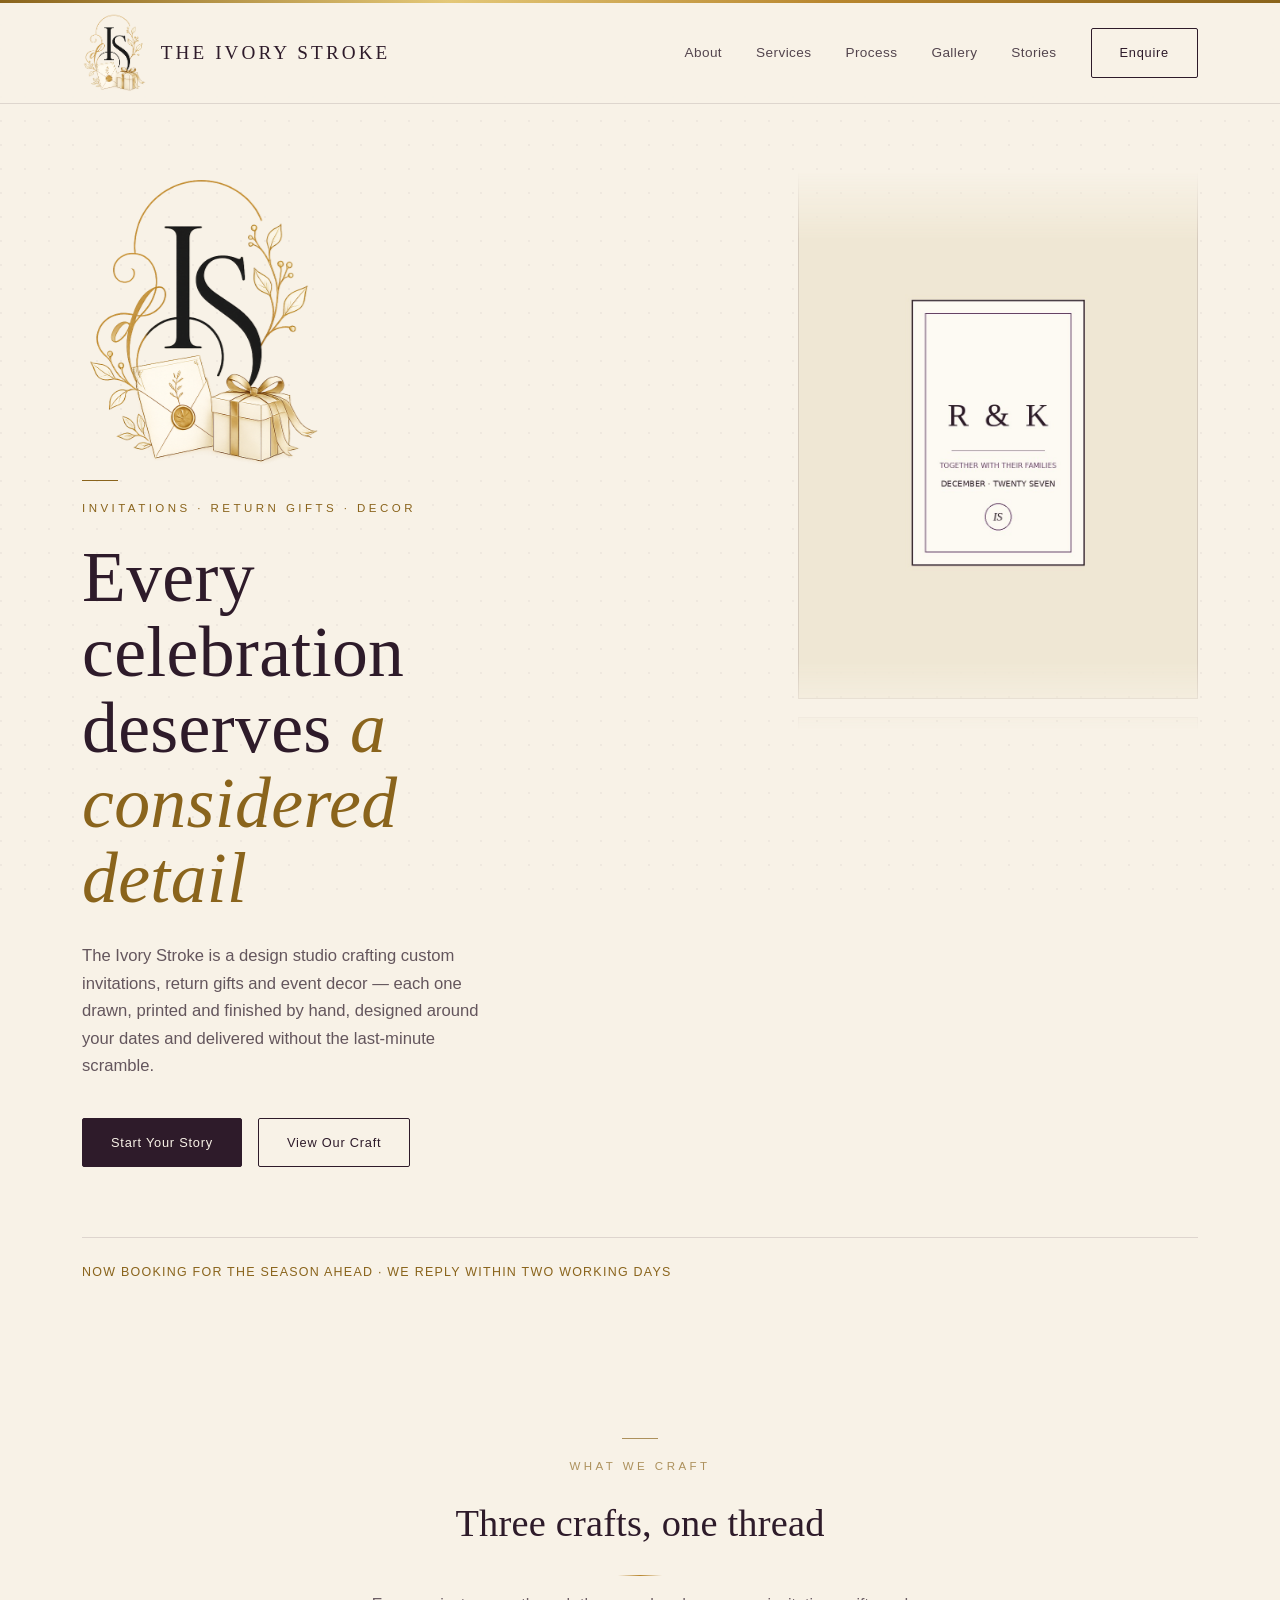
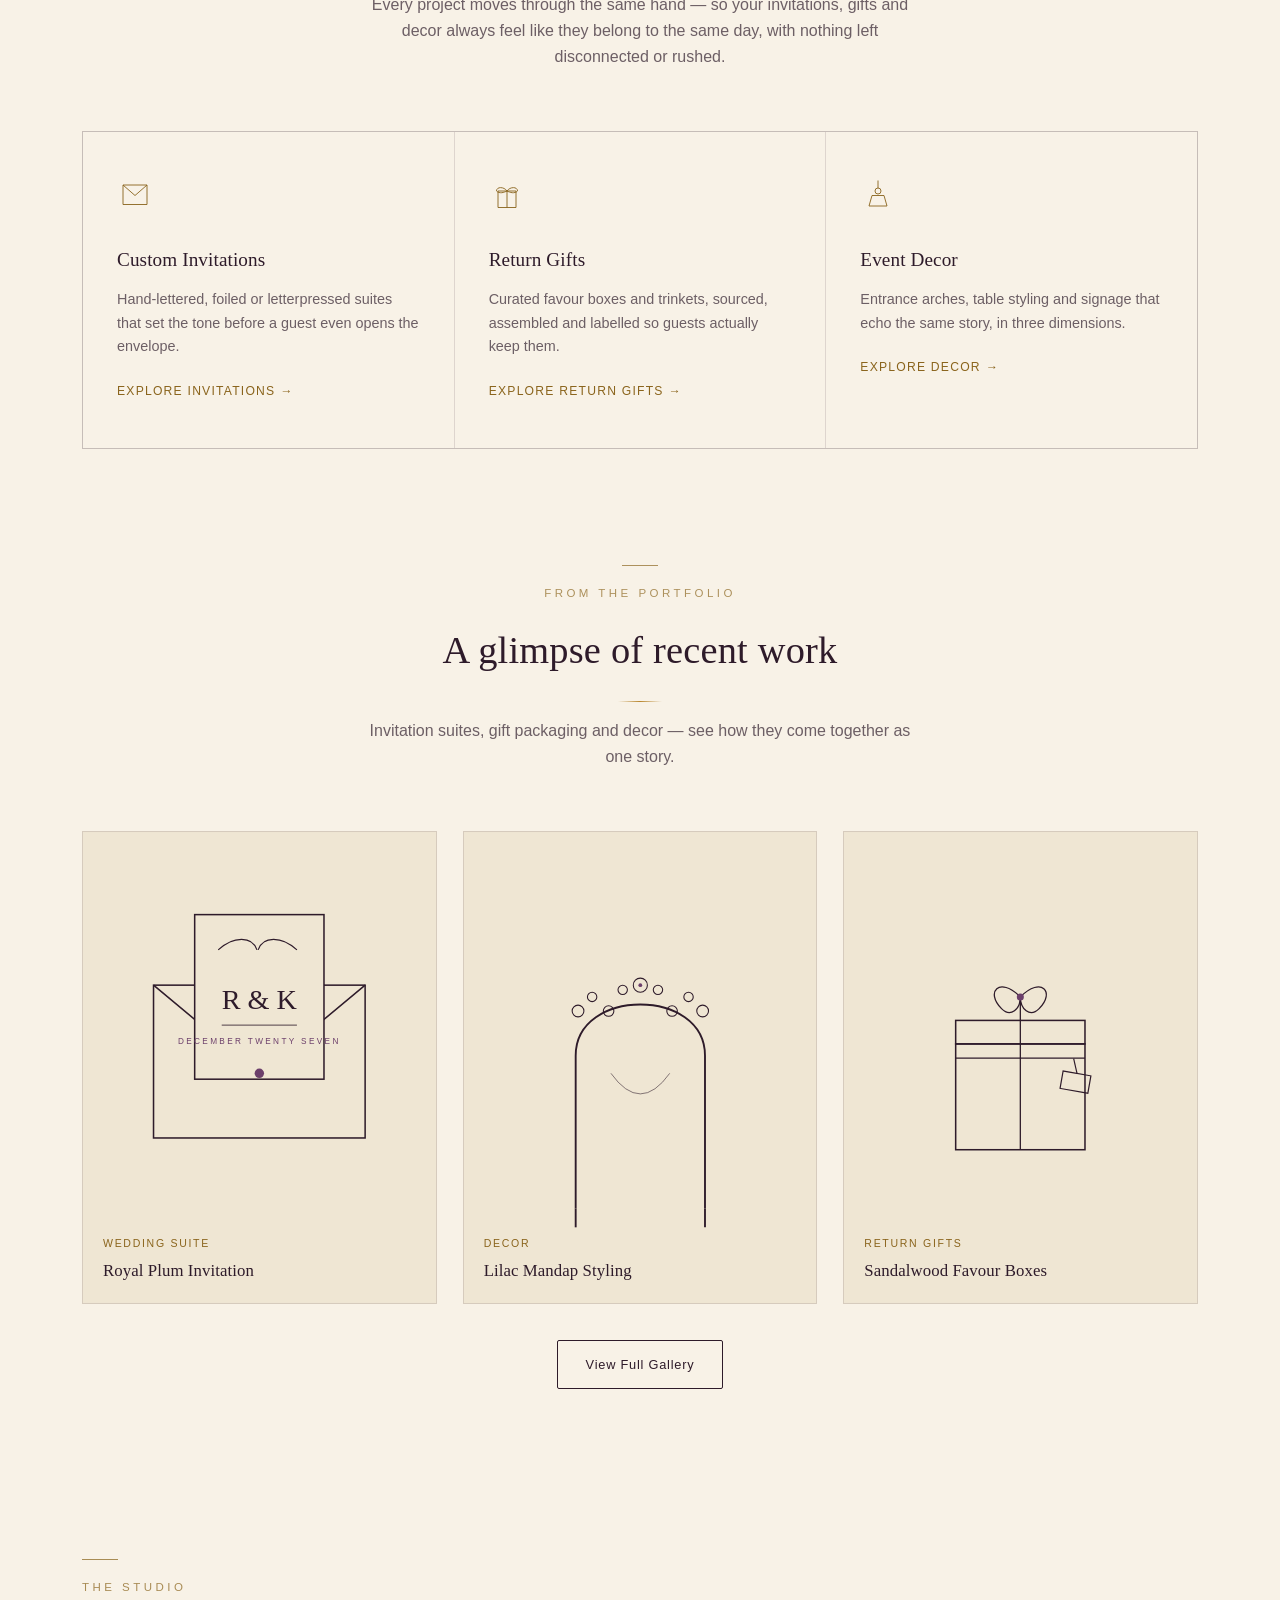
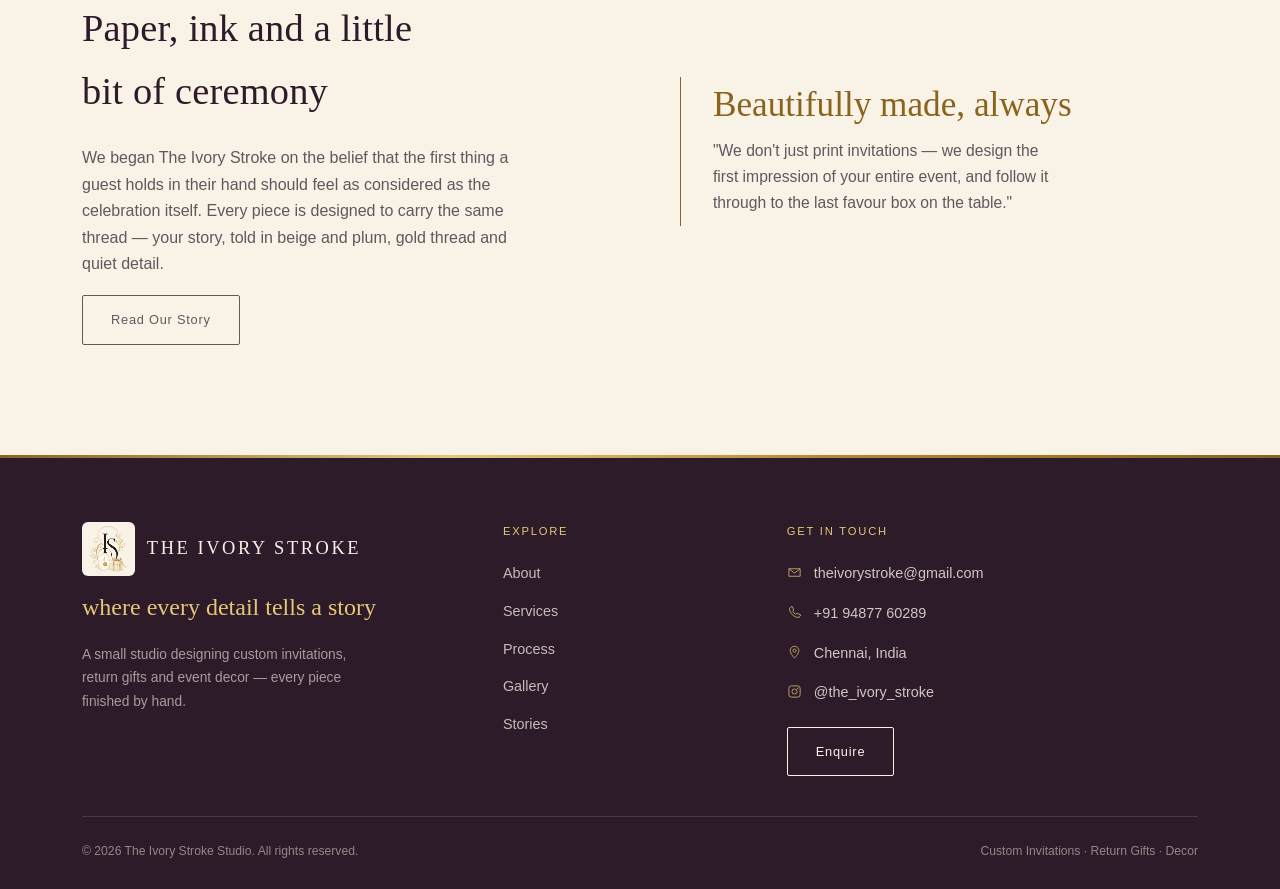
<file: index.html>
<!DOCTYPE html>
<html lang="en">
<head>
<meta charset="UTF-8">
<meta name="viewport" content="width=device-width, initial-scale=1.0">
<meta http-equiv="Content-Security-Policy" content="default-src 'self'; style-src 'self' 'unsafe-inline' https://fonts.googleapis.com; font-src https://fonts.gstatic.com; script-src 'self'; img-src 'self' data:; connect-src 'self' https://api.web3forms.com; form-action 'self' https://api.web3forms.com; frame-ancestors 'none'; base-uri 'self'; object-src 'none';">
<meta name="referrer" content="strict-origin-when-cross-origin">
<title>The Ivory Stroke — Custom Invitations, Return Gifts &amp; Decor</title>
<meta name="description" content="The Ivory Stroke designs and hand-finishes custom invitations, return gifts and event decor, one detail at a time.">
<meta name="keywords" content="custom wedding invitations, hand lettered invitations, return gifts, wedding favor boxes, wedding decor, event decor Chennai, custom invitation suite, letterpress wedding cards, The Ivory Stroke">
<link rel="canonical" href="https://www.ivorystroke.com/">
<meta property="og:type" content="website">
<meta property="og:title" content="The Ivory Stroke — Custom Invitations, Return Gifts & Decor">
<meta property="og:description" content="The Ivory Stroke designs and hand-finishes custom invitations, return gifts and event decor, one detail at a time.">
<meta property="og:url" content="https://www.ivorystroke.com/">
<meta property="og:image" content="https://www.ivorystroke.com/images/logo/og-image.jpg">
<meta property="og:site_name" content="The Ivory Stroke">
<meta name="twitter:card" content="summary_large_image">
<meta name="twitter:title" content="The Ivory Stroke — Custom Invitations, Return Gifts & Decor">
<meta name="twitter:description" content="The Ivory Stroke designs and hand-finishes custom invitations, return gifts and event decor, one detail at a time.">
<meta name="twitter:image" content="https://www.ivorystroke.com/images/logo/og-image.jpg">
<link rel="preconnect" href="https://fonts.googleapis.com">
<link rel="preconnect" href="https://fonts.gstatic.com" crossorigin>
<link href="https://fonts.googleapis.com/css2?family=Fraunces:ital,opsz,wght@0,9..144,300;0,9..144,400;0,9..144,500;0,9..144,600;1,9..144,400;1,9..144,500&family=Jost:wght@300;400;500;600&family=Italianno&display=swap" rel="stylesheet">
<link rel="icon" type="image/x-icon" href="favicon.ico">
<link rel="icon" type="image/png" sizes="32x32" href="favicon-32x32.png">
<link rel="icon" type="image/png" sizes="16x16" href="favicon-16x16.png">
<link rel="apple-touch-icon" sizes="180x180" href="apple-touch-icon.png">
<link rel="stylesheet" href="css/style.css">
<script type="application/ld+json">
{
  "@context": "https://schema.org",
  "@type": "LocalBusiness",
  "name": "The Ivory Stroke",
  "description": "The Ivory Stroke designs and hand-finishes custom invitations, return gifts and event decor for weddings and celebrations.",
  "url": "https://www.ivorystroke.com/",
  "logo": "https://www.ivorystroke.com/images/logo/mark.png",
  "image": "https://www.ivorystroke.com/images/logo/og-image.jpg",
  "email": "theivorystroke@gmail.com",
  "telephone": "+91-94877-60289",
  "address": {
    "@type": "PostalAddress",
    "addressLocality": "Chennai",
    "addressCountry": "IN"
  },
  "sameAs": [
    "https://www.instagram.com/the_ivory_stroke"
  ],
  "priceRange": "$$",
  "makesOffer": [
    { "@type": "Offer", "itemOffered": { "@type": "Service", "name": "Custom Wedding Invitations" } },
    { "@type": "Offer", "itemOffered": { "@type": "Service", "name": "Return Gifts & Favor Packaging" } },
    { "@type": "Offer", "itemOffered": { "@type": "Service", "name": "Event Decor & Styling" } }
  ]
}
</script>
</head>
<body>

<header>
  <div class="nav">
    <a href="index.html" class="logo">
      <img src="images/logo/mark.png" alt="The Ivory Stroke" class="mark">
      The Ivory Stroke</a>
    <nav class="nav-links" id="navLinks">
      <a href="about.html">About</a>
      <a href="services.html">Services</a>
      <a href="process.html">Process</a>
      <a href="gallery.html">Gallery</a>
      <a href="testimonials.html">Stories</a>
      <a href="contact.html" class="btn btn-ghost">Enquire</a>
    </nav>
    <button class="nav-toggle" id="navToggle" aria-label="Toggle menu"><span></span><span></span><span></span></button>
  </div>
</header>

<main>

  <!-- HERO -->
  <section class="hero">
    <div class="wrap">
      <div class="hero-grid">
        <div class="hero-content reveal visible">
          <img src="images/logo/mark.png" alt="The Ivory Stroke" class="mark-lg fade" style="margin-bottom:8px;">
          <p class="eyebrow">Invitations · Return Gifts · Decor</p>
          <h1>Every celebration deserves <em>a considered detail</em></h1>
          <p class="sub">The Ivory Stroke is a design studio crafting custom invitations, return gifts and event decor — each one drawn, printed and finished by hand, designed around your dates and delivered without the last-minute scramble.</p>
          <div class="hero-cta">
            <a href="contact.html" class="btn btn-primary">Start Your Story</a>
            <a href="gallery.html" class="btn btn-ghost">View Our Craft</a>
          </div>
        </div>
        <div class="hero-side reveal visible">
        <div class="scroll-mask">
          <div class="scroll-track">
          <div class="scroll-item"><img src="images/gallery/invitation-01.jpg" alt="Royal Plum Invitation" loading="lazy"></div>
          <div class="scroll-item"><img src="images/gallery/gift-01.jpg" alt="Sandalwood Favour Boxes" loading="lazy"></div>
          <div class="scroll-item"><img src="images/gallery/decor-01.jpg" alt="Lilac Mandap Styling" loading="lazy"></div>
          <div class="scroll-item"><img src="images/gallery/invitation-02.jpg" alt="Ivory Letterpress Set" loading="lazy"></div>
          <div class="scroll-item"><img src="images/gallery/decor-02.jpg" alt="Beige Welcome Arch" loading="lazy"></div>
          <div class="scroll-item"><img src="images/gallery/gift-02.jpg" alt="Amethyst Trinket Set" loading="lazy"></div>
          <div class="scroll-item"><img src="images/gallery/invitation-01.jpg" alt="Royal Plum Invitation" loading="lazy"></div>
          <div class="scroll-item"><img src="images/gallery/gift-01.jpg" alt="Sandalwood Favour Boxes" loading="lazy"></div>
          <div class="scroll-item"><img src="images/gallery/decor-01.jpg" alt="Lilac Mandap Styling" loading="lazy"></div>
          <div class="scroll-item"><img src="images/gallery/invitation-02.jpg" alt="Ivory Letterpress Set" loading="lazy"></div>
          <div class="scroll-item"><img src="images/gallery/decor-02.jpg" alt="Beige Welcome Arch" loading="lazy"></div>
          <div class="scroll-item"><img src="images/gallery/gift-02.jpg" alt="Amethyst Trinket Set" loading="lazy"></div>
          </div>
          </div>
        </div>
      </div>
      <p class="hero-foot">Now booking for the season ahead · we reply within two working days</p>
    </div>
  </section>

  <!-- TEASER STRIP -->
  <section class="teaser">
    <div class="wrap">
      <div class="section-head center reveal">
        <p class="eyebrow">What We Craft</p>
        <h2>Three crafts, one thread</h2>
        <p>Every project moves through the same hand — so your invitations, gifts and decor always feel like they belong to the same day, with nothing left disconnected or rushed.</p>
      </div>
      <div class="teaser-grid">
        <div class="teaser-card reveal">
          <svg viewBox="0 0 48 48"><path d="M8 12h32v26H8z"/><path d="M8 12l16 14 16-14"/></svg>
          <h3>Custom Invitations</h3>
          <p>Hand-lettered, foiled or letterpressed suites that set the tone before a guest even opens the envelope.</p>
          <a href="services.html">Explore Invitations →</a>
        </div>
        <div class="teaser-card reveal">
          <svg viewBox="0 0 48 48"><path d="M24 20v22"/><path d="M12 20h24v22H12z"/><path d="M24 20c-4-6-14-6-14 0 4 4 10 2 14 0z"/><path d="M24 20c4-6 14-6 14 0-4 4-10 2-14 0z"/></svg>
          <h3>Return Gifts</h3>
          <p>Curated favour boxes and trinkets, sourced, assembled and labelled so guests actually keep them.</p>
          <a href="services.html">Explore Return Gifts →</a>
        </div>
        <div class="teaser-card reveal">
          <svg viewBox="0 0 48 48"><path d="M24 6v10"/><path d="M12 40h24l-4-14H16z"/><circle cx="24" cy="20" r="4"/></svg>
          <h3>Event Decor</h3>
          <p>Entrance arches, table styling and signage that echo the same story, in three dimensions.</p>
          <a href="services.html">Explore Decor →</a>
        </div>
      </div>
    </div>
  </section>

  <!-- PORTFOLIO PREVIEW -->
  <section class="teaser" style="padding-top:0;">
    <div class="wrap">
      <div class="section-head center reveal">
        <p class="eyebrow">From the Portfolio</p>
        <h2>A glimpse of recent work</h2>
        <p>Invitation suites, gift packaging and decor — see how they come together as one story.</p>
      </div>
      <div class="gal-grid" style="margin-bottom:36px;">
        <a class="gal-card reveal" href="gallery.html">
          <svg class="tone-art" viewBox="0 0 300 400" xmlns="http://www.w3.org/2000/svg" aria-hidden="true">
  <rect width="300" height="400" fill="#EFE6D3"/>
  
  <rect x="60" y="130" width="180" height="130" fill="none" stroke="#2E1B2A" stroke-width="1.3"/>
  <path d="M60 130 L150 205 L240 130" fill="none" stroke="#2E1B2A" stroke-width="1.3"/>
  <rect x="95" y="70" width="110" height="140" fill="#EFE6D3" stroke="#2E1B2A" stroke-width="1.3"/>
  <path d="M115 100 C128 88 144 88 148 100" stroke="#2E1B2A" stroke-width="1" fill="none"/>
  <path d="M182 100 C169 88 153 88 149 100" stroke="#2E1B2A" stroke-width="1" fill="none"/>
  <text x="150" y="150" text-anchor="middle" font-family="Fraunces, serif" font-size="24" fill="#2E1B2A">R &amp; K</text>
  <line x1="118" y1="164" x2="182" y2="164" stroke="#2E1B2A" stroke-width="0.7"/>
  <text x="150" y="180" text-anchor="middle" font-family="Jost, sans-serif" font-size="7" letter-spacing="2" fill="#6C3F6B">DECEMBER TWENTY SEVEN</text>
  <circle cx="150" cy="205" r="4" fill="#6C3F6B"/>

</svg>
          <div class="content"><p class="cat">Wedding Suite</p><h4>Royal Plum Invitation</h4></div>
        </a>
        <a class="gal-card reveal" href="gallery.html">
          <svg class="tone-art" viewBox="0 0 300 400" xmlns="http://www.w3.org/2000/svg" aria-hidden="true">
  <rect width="300" height="400" fill="#EFE6D3"/>
  
  <path d="M95 320 V190 C95 132 205 132 205 190 V320" fill="none" stroke="#2E1B2A" stroke-width="1.6"/>
  <line x1="95" y1="320" x2="95" y2="336" stroke="#2E1B2A" stroke-width="1.6"/>
  <line x1="205" y1="320" x2="205" y2="336" stroke="#2E1B2A" stroke-width="1.6"/>
  <g fill="none" stroke="#2E1B2A" stroke-width="0.9">
    <circle cx="97" cy="152" r="5"/><circle cx="109" cy="140" r="4"/><circle cx="123" cy="152" r="4.5"/>
    <circle cx="203" cy="152" r="5"/><circle cx="191" cy="140" r="4"/><circle cx="177" cy="152" r="4.5"/>
    <circle cx="150" cy="130" r="6"/><circle cx="135" cy="134" r="4"/><circle cx="165" cy="134" r="4"/>
  </g>
  <circle cx="150" cy="130" r="1.6" fill="#6C3F6B"/>
  <path d="M125 205 Q150 240 175 205" stroke="#2E1B2A" stroke-width="0.8" fill="none" opacity="0.6"/>

</svg>
          <div class="content"><p class="cat">Decor</p><h4>Lilac Mandap Styling</h4></div>
        </a>
        <a class="gal-card reveal" href="gallery.html">
          <svg class="tone-art" viewBox="0 0 300 400" xmlns="http://www.w3.org/2000/svg" aria-hidden="true">
  <rect width="300" height="400" fill="#EFE6D3"/>
  
  <rect x="95" y="180" width="110" height="90" fill="none" stroke="#2E1B2A" stroke-width="1.3"/>
  <rect x="95" y="160" width="110" height="20" fill="none" stroke="#2E1B2A" stroke-width="1.3"/>
  <line x1="150" y1="140" x2="150" y2="270" stroke="#2E1B2A" stroke-width="1.1"/>
  <line x1="95" y1="192" x2="205" y2="192" stroke="#2E1B2A" stroke-width="1.1"/>
  <path d="M150 140 C132 122 120 136 134 150 C142 158 150 150 150 140 Z" fill="none" stroke="#2E1B2A" stroke-width="1.1"/>
  <path d="M150 140 C168 122 180 136 166 150 C158 158 150 150 150 140 Z" fill="none" stroke="#2E1B2A" stroke-width="1.1"/>
  <circle cx="150" cy="140" r="3" fill="#6C3F6B"/>
  <rect x="185" y="205" width="24" height="15" fill="none" stroke="#2E1B2A" stroke-width="1" transform="rotate(10 197 212)"/>
  <line x1="197" y1="205" x2="192" y2="193" stroke="#2E1B2A" stroke-width="1" transform="rotate(10 197 212)"/>

</svg>
          <div class="content"><p class="cat">Return Gifts</p><h4>Sandalwood Favour Boxes</h4></div>
        </a>
      </div>
      <p style="text-align:center;"><a href="gallery.html" class="btn btn-ghost">View Full Gallery</a></p>
    </div>
  </section>

  <!-- ABOUT PREVIEW -->
  <section class="about">
    <div class="wrap">
      <div class="grid">
        <div class="reveal">
          <p class="eyebrow">The Studio</p>
          <h2>Paper, ink and a little<br>bit of ceremony</h2>
          <p>We began The Ivory Stroke on the belief that the first thing a guest holds in their hand should feel as considered as the celebration itself. Every piece is designed to carry the same thread — your story, told in beige and plum, gold thread and quiet detail.</p>
          <p style="margin-top:18px;"><a href="about.html" class="btn btn-ghost">Read Our Story</a></p>
        </div>
        <div class="quote-box reveal">
          <span class="script">Beautifully made, always</span>
          <p>"We don't just print invitations — we design the first impression of your entire event, and follow it through to the last favour box on the table."</p>
        </div>
      </div>
    </div>
  </section>

</main>

<footer>
  <div class="wrap">
    <div class="foot-main">
      <div class="foot-col">
        <div class="foot-logo">
          <span class="foot-logo-badge"><img src="images/logo/mark.png" alt="The Ivory Stroke"></span>
          The Ivory Stroke</div>
        <div class="foot-tag">where every detail tells a story</div>
        <p class="foot-about">A small studio designing custom invitations, return gifts and event decor — every piece finished by hand.</p>
      </div>

      <div class="foot-col">
        <h4>Explore</h4>
        <div class="foot-links">
          <a href="about.html">About</a>
          <a href="services.html">Services</a>
          <a href="process.html">Process</a>
          <a href="gallery.html">Gallery</a>
          <a href="testimonials.html">Stories</a>
        </div>
      </div>

      <div class="foot-col">
        <h4>Get In Touch</h4>
        <div class="foot-contact">
          <div class="foot-contact-row">
            <svg class="ico" viewBox="0 0 24 24"><path d="M3 6h18v12H3z"/><path d="M3 6l9 7 9-7"/></svg>
            <a href="mailto:theivorystroke@gmail.com">theivorystroke@gmail.com</a>
          </div>
          <div class="foot-contact-row">
            <svg class="ico" viewBox="0 0 24 24"><path d="M4 5c0 8 7 15 15 15l3-4-6-3-2 2c-2-1-4-3-5-5l2-2-3-6z"/></svg>
            <a href="tel:+919487760289">+91 94877 60289</a>
          </div>
          <div class="foot-contact-row">
            <svg class="ico" viewBox="0 0 24 24"><path d="M12 21s7-7.5 7-12a7 7 0 1 0-14 0c0 4.5 7 12 7 12z"/><circle cx="12" cy="9" r="2.5"/></svg>
            <span>Chennai, India</span>
          </div>
          <div class="foot-contact-row">
            <svg class="ico" viewBox="0 0 24 24"><rect x="3" y="3" width="18" height="18" rx="4"/><circle cx="12" cy="12" r="4"/><circle cx="17.2" cy="6.8" r="0.6" fill="#EADFE6"/></svg>
            <a href="https://www.instagram.com/the_ivory_stroke" target="_blank" rel="noopener noreferrer">@the_ivory_stroke</a>
          </div>
          <a href="contact.html" class="btn btn-primary foot-cta" style="margin-top:6px;">Enquire</a>
        </div>
      </div>
    </div>
    <div class="foot-bottom">
      <span>© <span class="year"></span> The Ivory Stroke Studio. All rights reserved.</span>
      <span>Custom Invitations · Return Gifts · Decor</span>
    </div>
  </div>
</footer>

<script src="js/main.js"></script>
</body>
</html>
</file>
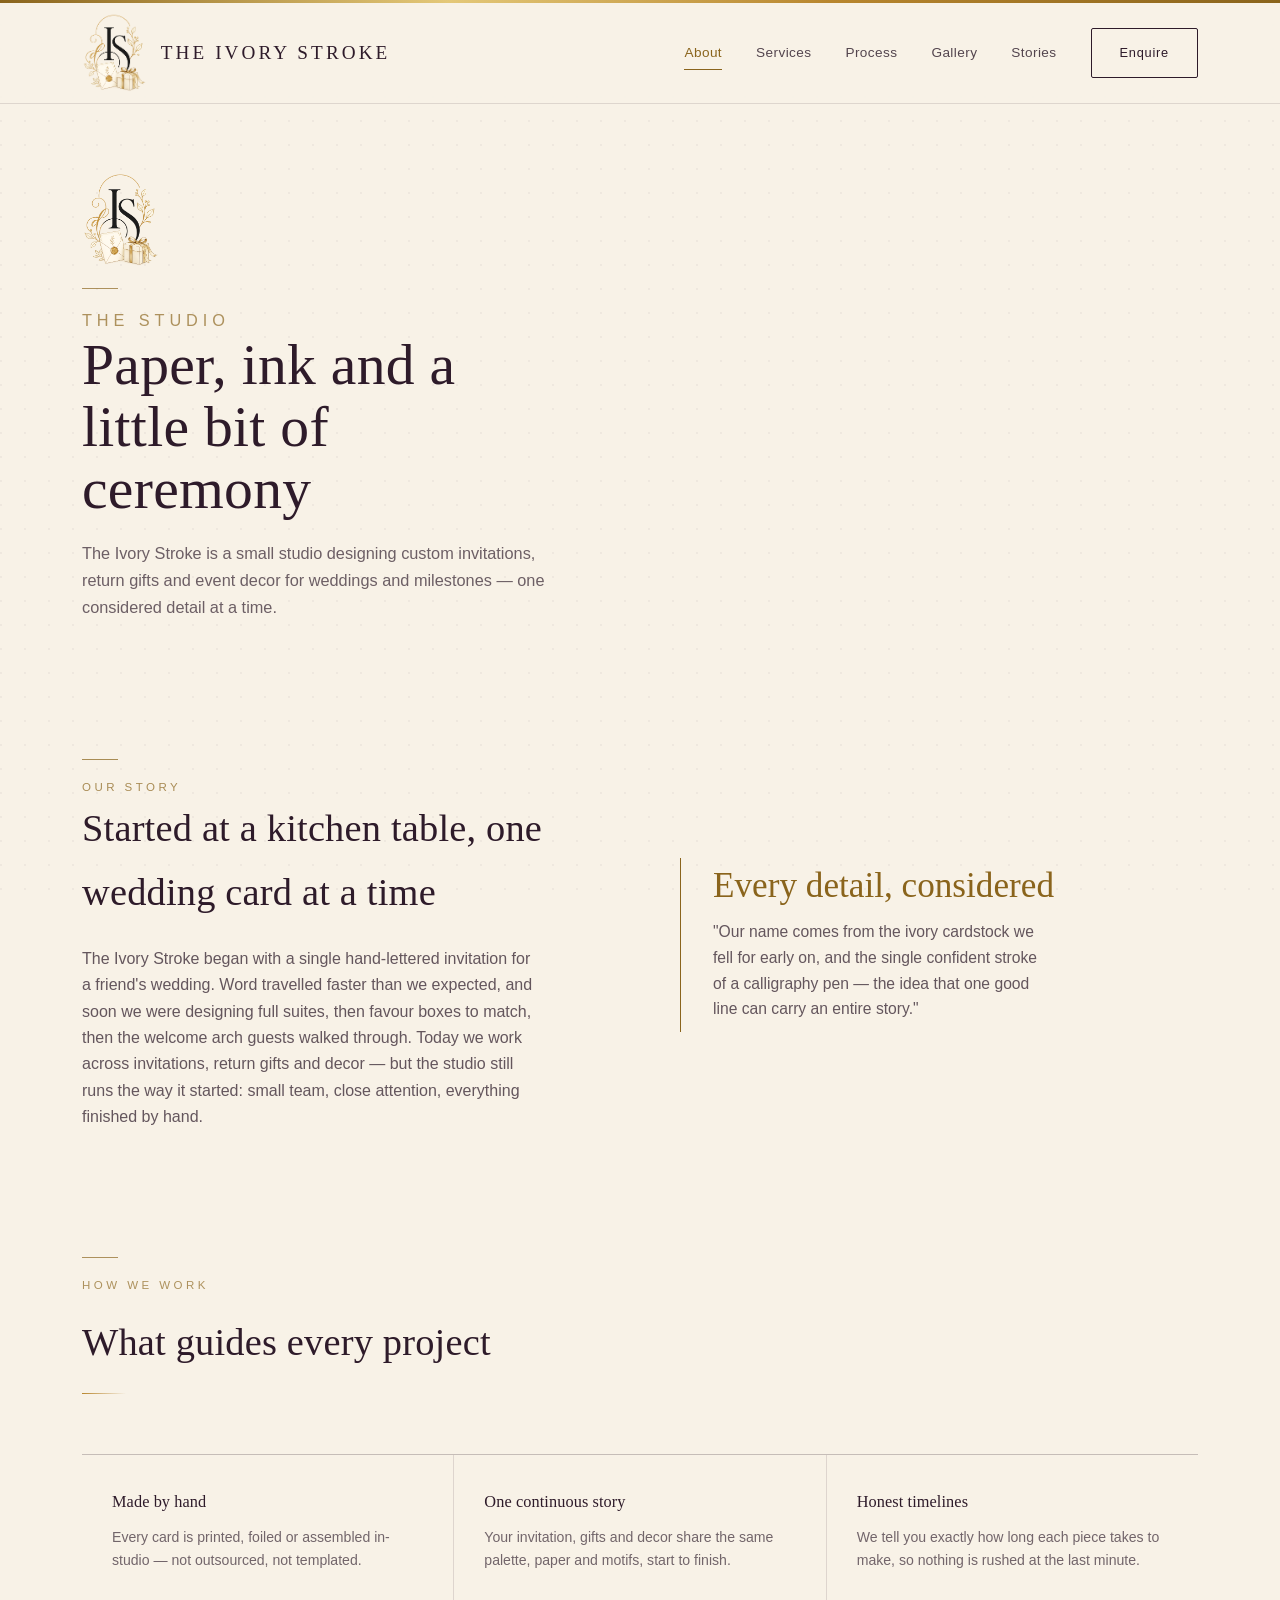
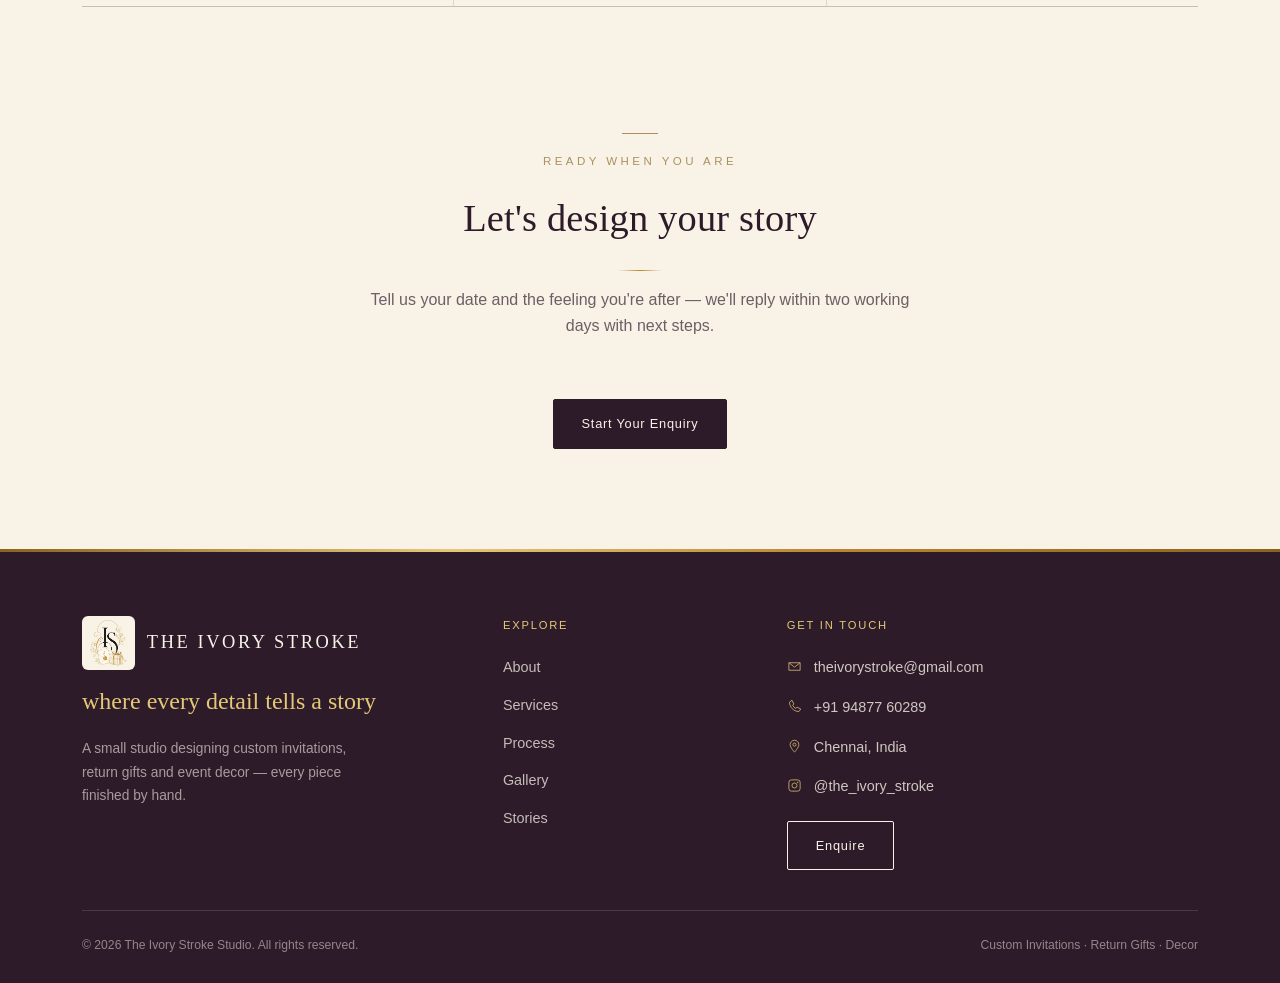
<file: about.html>
<!DOCTYPE html>
<html lang="en">
<head>
<meta charset="UTF-8">
<meta name="viewport" content="width=device-width, initial-scale=1.0">
<meta http-equiv="Content-Security-Policy" content="default-src 'self'; style-src 'self' 'unsafe-inline' https://fonts.googleapis.com; font-src https://fonts.gstatic.com; script-src 'self'; img-src 'self' data:; connect-src 'self' https://api.web3forms.com; form-action 'self' https://api.web3forms.com; frame-ancestors 'none'; base-uri 'self'; object-src 'none';">
<meta name="referrer" content="strict-origin-when-cross-origin">
<title>About — The Ivory Stroke</title>
<meta name="description" content="The story, values and hands behind The Ivory Stroke's custom invitations, return gifts and decor.">
<meta name="keywords" content="about The Ivory Stroke, wedding stationery studio, custom invitation designer, hand finished wedding invitations, Chennai wedding stationer">
<link rel="canonical" href="https://www.ivorystroke.com/about.html">
<meta property="og:type" content="website">
<meta property="og:title" content="About — The Ivory Stroke">
<meta property="og:description" content="The story, values and hands behind The Ivory Stroke's custom invitations, return gifts and decor.">
<meta property="og:url" content="https://www.ivorystroke.com/about.html">
<meta property="og:image" content="https://www.ivorystroke.com/images/logo/og-image.jpg">
<meta property="og:site_name" content="The Ivory Stroke">
<meta name="twitter:card" content="summary_large_image">
<meta name="twitter:title" content="About — The Ivory Stroke">
<meta name="twitter:description" content="The story, values and hands behind The Ivory Stroke's custom invitations, return gifts and decor.">
<meta name="twitter:image" content="https://www.ivorystroke.com/images/logo/og-image.jpg">
<link rel="preconnect" href="https://fonts.googleapis.com">
<link rel="preconnect" href="https://fonts.gstatic.com" crossorigin>
<link href="https://fonts.googleapis.com/css2?family=Fraunces:ital,opsz,wght@0,9..144,300;0,9..144,400;0,9..144,500;0,9..144,600;1,9..144,400;1,9..144,500&family=Jost:wght@300;400;500;600&family=Italianno&display=swap" rel="stylesheet">
<link rel="icon" type="image/x-icon" href="favicon.ico">
<link rel="icon" type="image/png" sizes="32x32" href="favicon-32x32.png">
<link rel="icon" type="image/png" sizes="16x16" href="favicon-16x16.png">
<link rel="apple-touch-icon" sizes="180x180" href="apple-touch-icon.png">
<link rel="stylesheet" href="css/style.css">
</head>
<body>

<header>
  <div class="nav">
    <a href="index.html" class="logo">
      <img src="images/logo/mark.png" alt="The Ivory Stroke" class="mark">
      The Ivory Stroke</a>
    <nav class="nav-links" id="navLinks">
      <a href="about.html" class="active">About</a>
      <a href="services.html">Services</a>
      <a href="process.html">Process</a>
      <a href="gallery.html">Gallery</a>
      <a href="testimonials.html">Stories</a>
      <a href="contact.html" class="btn btn-ghost">Enquire</a>
    </nav>
    <button class="nav-toggle" id="navToggle" aria-label="Toggle menu"><span></span><span></span><span></span></button>
  </div>
</header>

<main>

  <section class="page-hero">
    <div class="wrap">
      <img src="images/logo/mark.png" alt="The Ivory Stroke" class="mark-sm" style="height:96px;width:auto;margin-bottom:20px;">
      <p class="eyebrow">The Studio</p>
      <h1>Paper, ink and a little bit of ceremony</h1>
      <p>The Ivory Stroke is a small studio designing custom invitations, return gifts and event decor for weddings and milestones — one considered detail at a time.</p>
    </div>
  </section>

  <section class="about">
    <div class="wrap">
      <div class="grid">
        <div class="reveal">
          <p class="eyebrow">Our Story</p>
          <h2>Started at a kitchen table, one wedding card at a time</h2>
          <p>The Ivory Stroke began with a single hand-lettered invitation for a friend's wedding. Word travelled faster than we expected, and soon we were designing full suites, then favour boxes to match, then the welcome arch guests walked through. Today we work across invitations, return gifts and decor — but the studio still runs the way it started: small team, close attention, everything finished by hand.</p>
        </div>
        <div class="quote-box reveal">
          <span class="script">Every detail, considered</span>
          <p>"Our name comes from the ivory cardstock we fell for early on, and the single confident stroke of a calligraphy pen — the idea that one good line can carry an entire story."</p>
        </div>
      </div>
    </div>
  </section>

  <section class="values">
    <div class="wrap">
      <div class="section-head reveal">
        <p class="eyebrow" style="justify-content:center;">How We Work</p>
        <h2>What guides every project</h2>
      </div>
      <div class="values-grid">
        <div class="value-item reveal">
          <h4>Made by hand</h4>
          <p>Every card is printed, foiled or assembled in-studio — not outsourced, not templated.</p>
        </div>
        <div class="value-item reveal">
          <h4>One continuous story</h4>
          <p>Your invitation, gifts and decor share the same palette, paper and motifs, start to finish.</p>
        </div>
        <div class="value-item reveal">
          <h4>Honest timelines</h4>
          <p>We tell you exactly how long each piece takes to make, so nothing is rushed at the last minute.</p>
        </div>
      </div>
    </div>
  </section>


  <!-- CLOSING CTA -->
  <section class="teaser" style="padding-top:0;">
    <div class="wrap">
      <div class="section-head center reveal">
        <p class="eyebrow">Ready When You Are</p>
        <h2>Let's design your story</h2>
        <p>Tell us your date and the feeling you're after — we'll reply within two working days with next steps.</p>
      </div>
      <p style="text-align:center;"><a href="contact.html" class="btn btn-primary">Start Your Enquiry</a></p>
    </div>
  </section>

</main>

<footer>
  <div class="wrap">
    <div class="foot-main">
      <div class="foot-col">
        <div class="foot-logo">
          <span class="foot-logo-badge"><img src="images/logo/mark.png" alt="The Ivory Stroke"></span>
          The Ivory Stroke</div>
        <div class="foot-tag">where every detail tells a story</div>
        <p class="foot-about">A small studio designing custom invitations, return gifts and event decor — every piece finished by hand.</p>
      </div>

      <div class="foot-col">
        <h4>Explore</h4>
        <div class="foot-links">
          <a href="about.html">About</a>
          <a href="services.html">Services</a>
          <a href="process.html">Process</a>
          <a href="gallery.html">Gallery</a>
          <a href="testimonials.html">Stories</a>
        </div>
      </div>

      <div class="foot-col">
        <h4>Get In Touch</h4>
        <div class="foot-contact">
          <div class="foot-contact-row">
            <svg class="ico" viewBox="0 0 24 24"><path d="M3 6h18v12H3z"/><path d="M3 6l9 7 9-7"/></svg>
            <a href="mailto:theivorystroke@gmail.com">theivorystroke@gmail.com</a>
          </div>
          <div class="foot-contact-row">
            <svg class="ico" viewBox="0 0 24 24"><path d="M4 5c0 8 7 15 15 15l3-4-6-3-2 2c-2-1-4-3-5-5l2-2-3-6z"/></svg>
            <a href="tel:+919487760289">+91 94877 60289</a>
          </div>
          <div class="foot-contact-row">
            <svg class="ico" viewBox="0 0 24 24"><path d="M12 21s7-7.5 7-12a7 7 0 1 0-14 0c0 4.5 7 12 7 12z"/><circle cx="12" cy="9" r="2.5"/></svg>
            <span>Chennai, India</span>
          </div>
          <div class="foot-contact-row">
            <svg class="ico" viewBox="0 0 24 24"><rect x="3" y="3" width="18" height="18" rx="4"/><circle cx="12" cy="12" r="4"/><circle cx="17.2" cy="6.8" r="0.6" fill="#EADFE6"/></svg>
            <a href="https://www.instagram.com/the_ivory_stroke" target="_blank" rel="noopener noreferrer">@the_ivory_stroke</a>
          </div>
          <a href="contact.html" class="btn btn-primary foot-cta" style="margin-top:6px;">Enquire</a>
        </div>
      </div>
    </div>
    <div class="foot-bottom">
      <span>© <span class="year"></span> The Ivory Stroke Studio. All rights reserved.</span>
      <span>Custom Invitations · Return Gifts · Decor</span>
    </div>
  </div>
</footer>

<script src="js/main.js"></script>
</body>
</html>
</file>
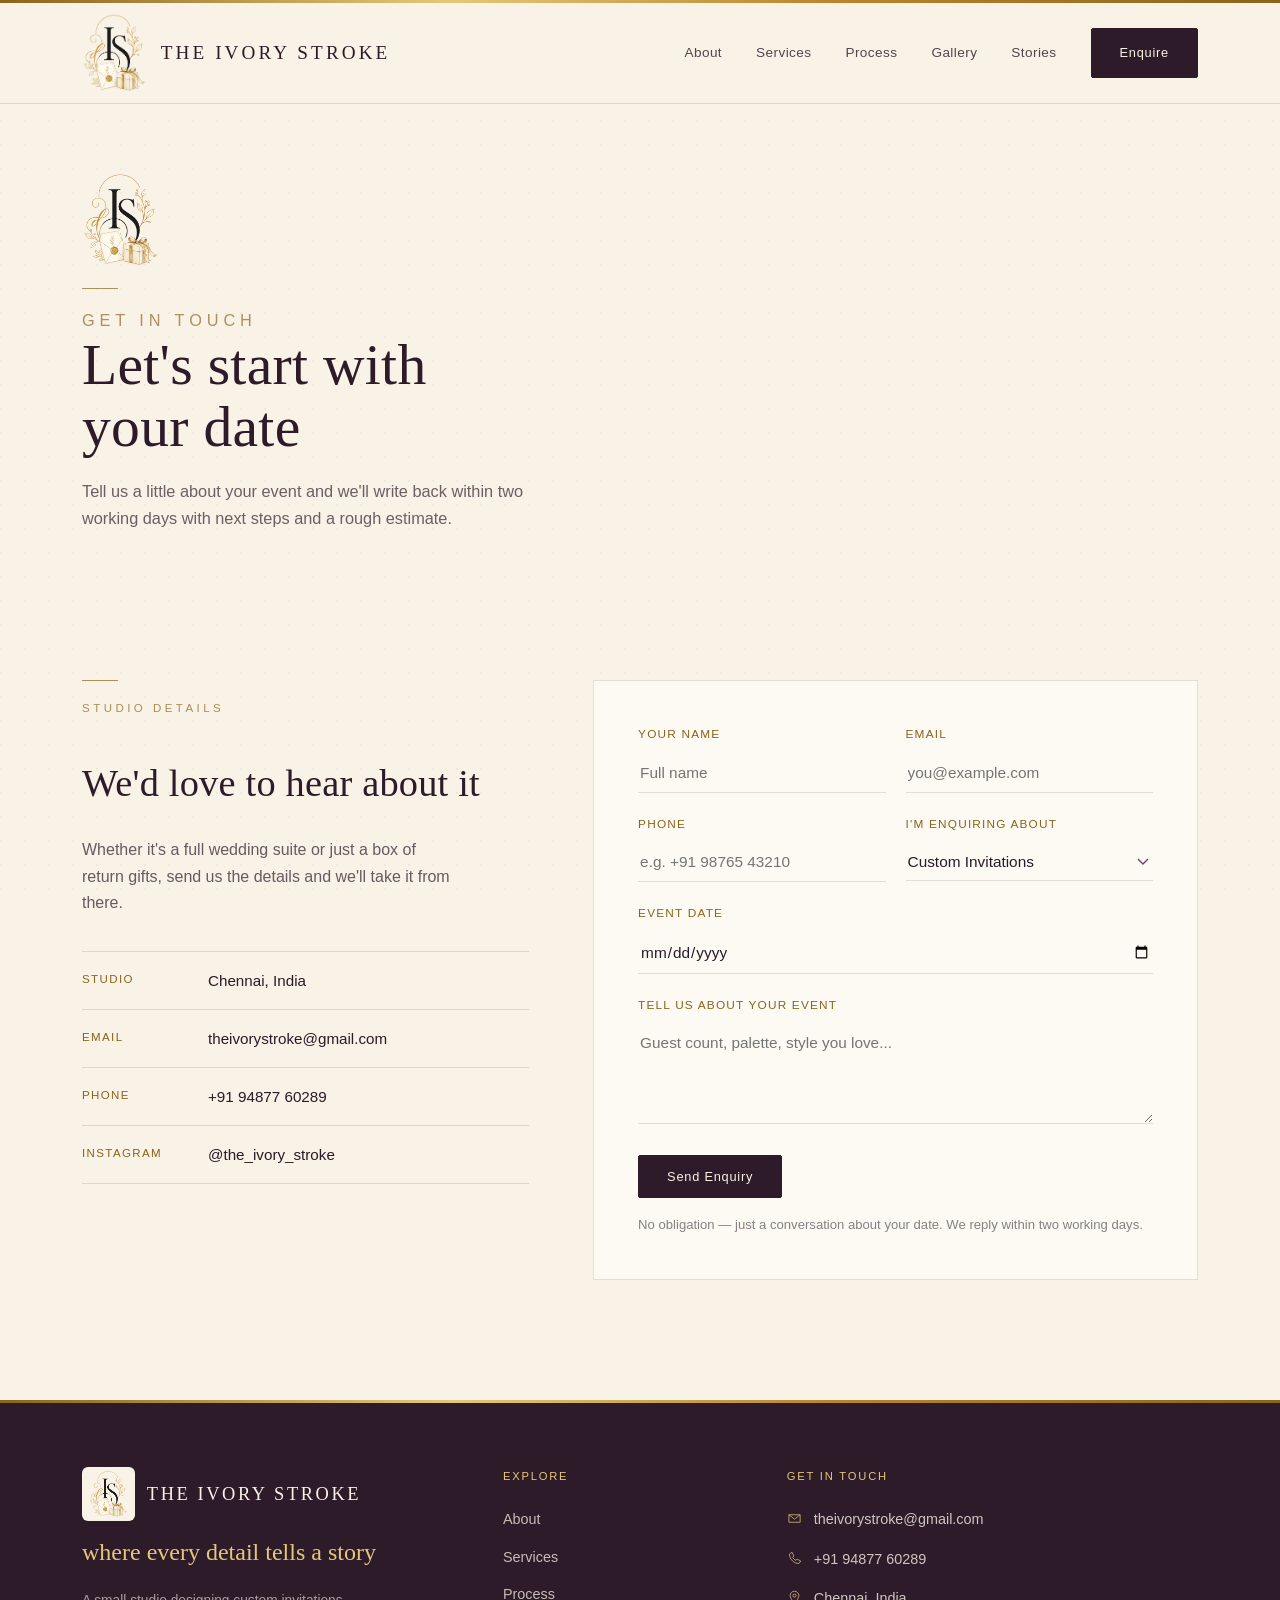
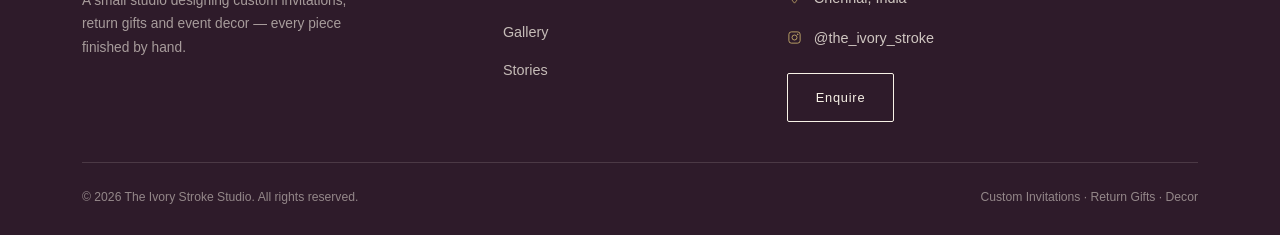
<file: contact.html>
<!DOCTYPE html>
<html lang="en">
<head>
<meta charset="UTF-8">
<meta name="viewport" content="width=device-width, initial-scale=1.0">
<meta http-equiv="Content-Security-Policy" content="default-src 'self'; style-src 'self' 'unsafe-inline' https://fonts.googleapis.com; font-src https://fonts.gstatic.com; script-src 'self'; img-src 'self' data:; connect-src 'self' https://api.web3forms.com; form-action 'self' https://api.web3forms.com; frame-ancestors 'none'; base-uri 'self'; object-src 'none';">
<meta name="referrer" content="strict-origin-when-cross-origin">
<title>Contact — The Ivory Stroke</title>
<meta name="description" content="Get in touch with The Ivory Stroke about custom invitations, return gifts and event decor.">
<meta name="keywords" content="contact The Ivory Stroke, wedding invitation enquiry Chennai, custom stationery quote, book wedding decor Chennai">
<link rel="canonical" href="https://www.ivorystroke.com/contact.html">
<meta property="og:type" content="website">
<meta property="og:title" content="Contact — The Ivory Stroke">
<meta property="og:description" content="Get in touch with The Ivory Stroke about custom invitations, return gifts and event decor.">
<meta property="og:url" content="https://www.ivorystroke.com/contact.html">
<meta property="og:image" content="https://www.ivorystroke.com/images/logo/og-image.jpg">
<meta property="og:site_name" content="The Ivory Stroke">
<meta name="twitter:card" content="summary_large_image">
<meta name="twitter:title" content="Contact — The Ivory Stroke">
<meta name="twitter:description" content="Get in touch with The Ivory Stroke about custom invitations, return gifts and event decor.">
<meta name="twitter:image" content="https://www.ivorystroke.com/images/logo/og-image.jpg">
<link rel="preconnect" href="https://fonts.googleapis.com">
<link rel="preconnect" href="https://fonts.gstatic.com" crossorigin>
<link href="https://fonts.googleapis.com/css2?family=Fraunces:ital,opsz,wght@0,9..144,300;0,9..144,400;0,9..144,500;0,9..144,600;1,9..144,400;1,9..144,500&family=Jost:wght@300;400;500;600&family=Italianno&display=swap" rel="stylesheet">
<link rel="icon" type="image/x-icon" href="favicon.ico">
<link rel="icon" type="image/png" sizes="32x32" href="favicon-32x32.png">
<link rel="icon" type="image/png" sizes="16x16" href="favicon-16x16.png">
<link rel="apple-touch-icon" sizes="180x180" href="apple-touch-icon.png">
<link rel="stylesheet" href="css/style.css">
</head>
<body>

<header>
  <div class="nav">
    <a href="index.html" class="logo">
      <img src="images/logo/mark.png" alt="The Ivory Stroke" class="mark">
      The Ivory Stroke</a>
    <nav class="nav-links" id="navLinks">
      <a href="about.html">About</a>
      <a href="services.html">Services</a>
      <a href="process.html">Process</a>
      <a href="gallery.html">Gallery</a>
      <a href="testimonials.html">Stories</a>
      <a href="contact.html" class="btn btn-primary">Enquire</a>
    </nav>
    <button class="nav-toggle" id="navToggle" aria-label="Toggle menu"><span></span><span></span><span></span></button>
  </div>
</header>

<main>

  <section class="page-hero">
    <div class="wrap">
      <img src="images/logo/mark.png" alt="The Ivory Stroke" class="mark-sm" style="height:96px;width:auto;margin-bottom:20px;">
      <p class="eyebrow">Get In Touch</p>
      <h1>Let's start with your date</h1>
      <p>Tell us a little about your event and we'll write back within two working days with next steps and a rough estimate.</p>
    </div>
  </section>

  <section class="contact">
    <div class="wrap">
      <div class="contact-grid">
        <div class="contact-info reveal">
          <p class="eyebrow">Studio Details</p>
          <h2>We'd love to hear about it</h2>
          <p>Whether it's a full wedding suite or just a box of return gifts, send us the details and we'll take it from there.</p>
          <div class="info-row"><span class="label">Studio</span><span class="val">Chennai, India</span></div>
          <div class="info-row"><span class="label">Email</span><span class="val">theivorystroke@gmail.com</span></div>
          <div class="info-row"><span class="label">Phone</span><span class="val">+91 94877 60289</span></div>
          <div class="info-row"><span class="label">Instagram</span><span class="val">@the_ivory_stroke</span></div>
        </div>

        <form id="enquiryForm" class="reveal" action="https://api.web3forms.com/submit" method="POST">
          <!-- Web3Forms: replace YOUR_ACCESS_KEY_HERE with your key from https://web3forms.com -->
          <input type="hidden" name="access_key" value="68a7e1c3-2e84-4a63-9ced-6881032f2dae">
          <input type="hidden" name="subject" value="New enquiry from The Ivory Stroke website">
          <input type="text" name="botcheck" style="display:none" tabindex="-1" autocomplete="off">

          <div class="form-row">
            <div class="field">
              <label for="name">Your Name</label>
              <input type="text" id="name" name="name" required placeholder="Full name">
            </div>
            <div class="field">
              <label for="email">Email</label>
              <input type="email" id="email" name="email" required placeholder="you@example.com">
            </div>
          </div>

          <div class="form-row">
            <div class="field">
              <label for="phone">Phone </label>
              <input type="tel" id="phone" name="phone" required
                     pattern="^[0-9+\-\s()]{7,20}$"
                     title="Enter a valid phone number (7–20 digits, spaces, +, - or () allowed)"
                     placeholder="e.g. +91 98765 43210">
            </div>
            <div class="field">
              <label for="service">I'm Enquiring About</label>
              <select id="service" name="service">
                <option>Custom Invitations</option>
                <option>Return Gifts</option>
                <option>Event Decor</option>
                <option>Multiple / Not Sure Yet</option>
              </select>
            </div>
          </div>

          <div class="field">
            <label for="date">Event Date </label>
            <input type="date" id="date" name="event_date" required>
          </div>

          <div class="field">
            <label for="message">Tell Us About Your Event</label>
            <textarea id="message" name="message" required placeholder="Guest count, palette, style you love..."></textarea>
          </div>

          <div class="submit-row">
            <button type="submit" class="btn btn-primary" id="submitBtn">Send Enquiry</button>
            <span class="form-status" id="formStatus"></span>
          </div>
          <p style="font-size:0.82rem; opacity:0.55; margin-top:16px;">No obligation — just a conversation about your date. We reply within two working days.</p>
        </form>
      </div>
    </div>
  </section>

</main>

<footer>
  <div class="wrap">
    <div class="foot-main">
      <div class="foot-col">
        <div class="foot-logo">
          <span class="foot-logo-badge"><img src="images/logo/mark.png" alt="The Ivory Stroke"></span>
          The Ivory Stroke</div>
        <div class="foot-tag">where every detail tells a story</div>
        <p class="foot-about">A small studio designing custom invitations, return gifts and event decor — every piece finished by hand.</p>
      </div>

      <div class="foot-col">
        <h4>Explore</h4>
        <div class="foot-links">
          <a href="about.html">About</a>
          <a href="services.html">Services</a>
          <a href="process.html">Process</a>
          <a href="gallery.html">Gallery</a>
          <a href="testimonials.html">Stories</a>
        </div>
      </div>

      <div class="foot-col">
        <h4>Get In Touch</h4>
        <div class="foot-contact">
          <div class="foot-contact-row">
            <svg class="ico" viewBox="0 0 24 24"><path d="M3 6h18v12H3z"/><path d="M3 6l9 7 9-7"/></svg>
            <a href="mailto:theivorystroke@gmail.com">theivorystroke@gmail.com</a>
          </div>
          <div class="foot-contact-row">
            <svg class="ico" viewBox="0 0 24 24"><path d="M4 5c0 8 7 15 15 15l3-4-6-3-2 2c-2-1-4-3-5-5l2-2-3-6z"/></svg>
            <a href="tel:+919487760289">+91 94877 60289</a>
          </div>
          <div class="foot-contact-row">
            <svg class="ico" viewBox="0 0 24 24"><path d="M12 21s7-7.5 7-12a7 7 0 1 0-14 0c0 4.5 7 12 7 12z"/><circle cx="12" cy="9" r="2.5"/></svg>
            <span>Chennai, India</span>
          </div>
          <div class="foot-contact-row">
            <svg class="ico" viewBox="0 0 24 24"><rect x="3" y="3" width="18" height="18" rx="4"/><circle cx="12" cy="12" r="4"/><circle cx="17.2" cy="6.8" r="0.6" fill="#EADFE6"/></svg>
            <a href="https://www.instagram.com/the_ivory_stroke" target="_blank" rel="noopener noreferrer">@the_ivory_stroke</a>
          </div>
          <a href="contact.html" class="btn btn-primary foot-cta" style="margin-top:6px;">Enquire</a>
        </div>
      </div>
    </div>
    <div class="foot-bottom">
      <span>© <span class="year"></span> The Ivory Stroke Studio. All rights reserved.</span>
      <span>Custom Invitations · Return Gifts · Decor</span>
    </div>
  </div>
</footer>

<script src="js/main.js"></script>
</body>
</html>
</file>
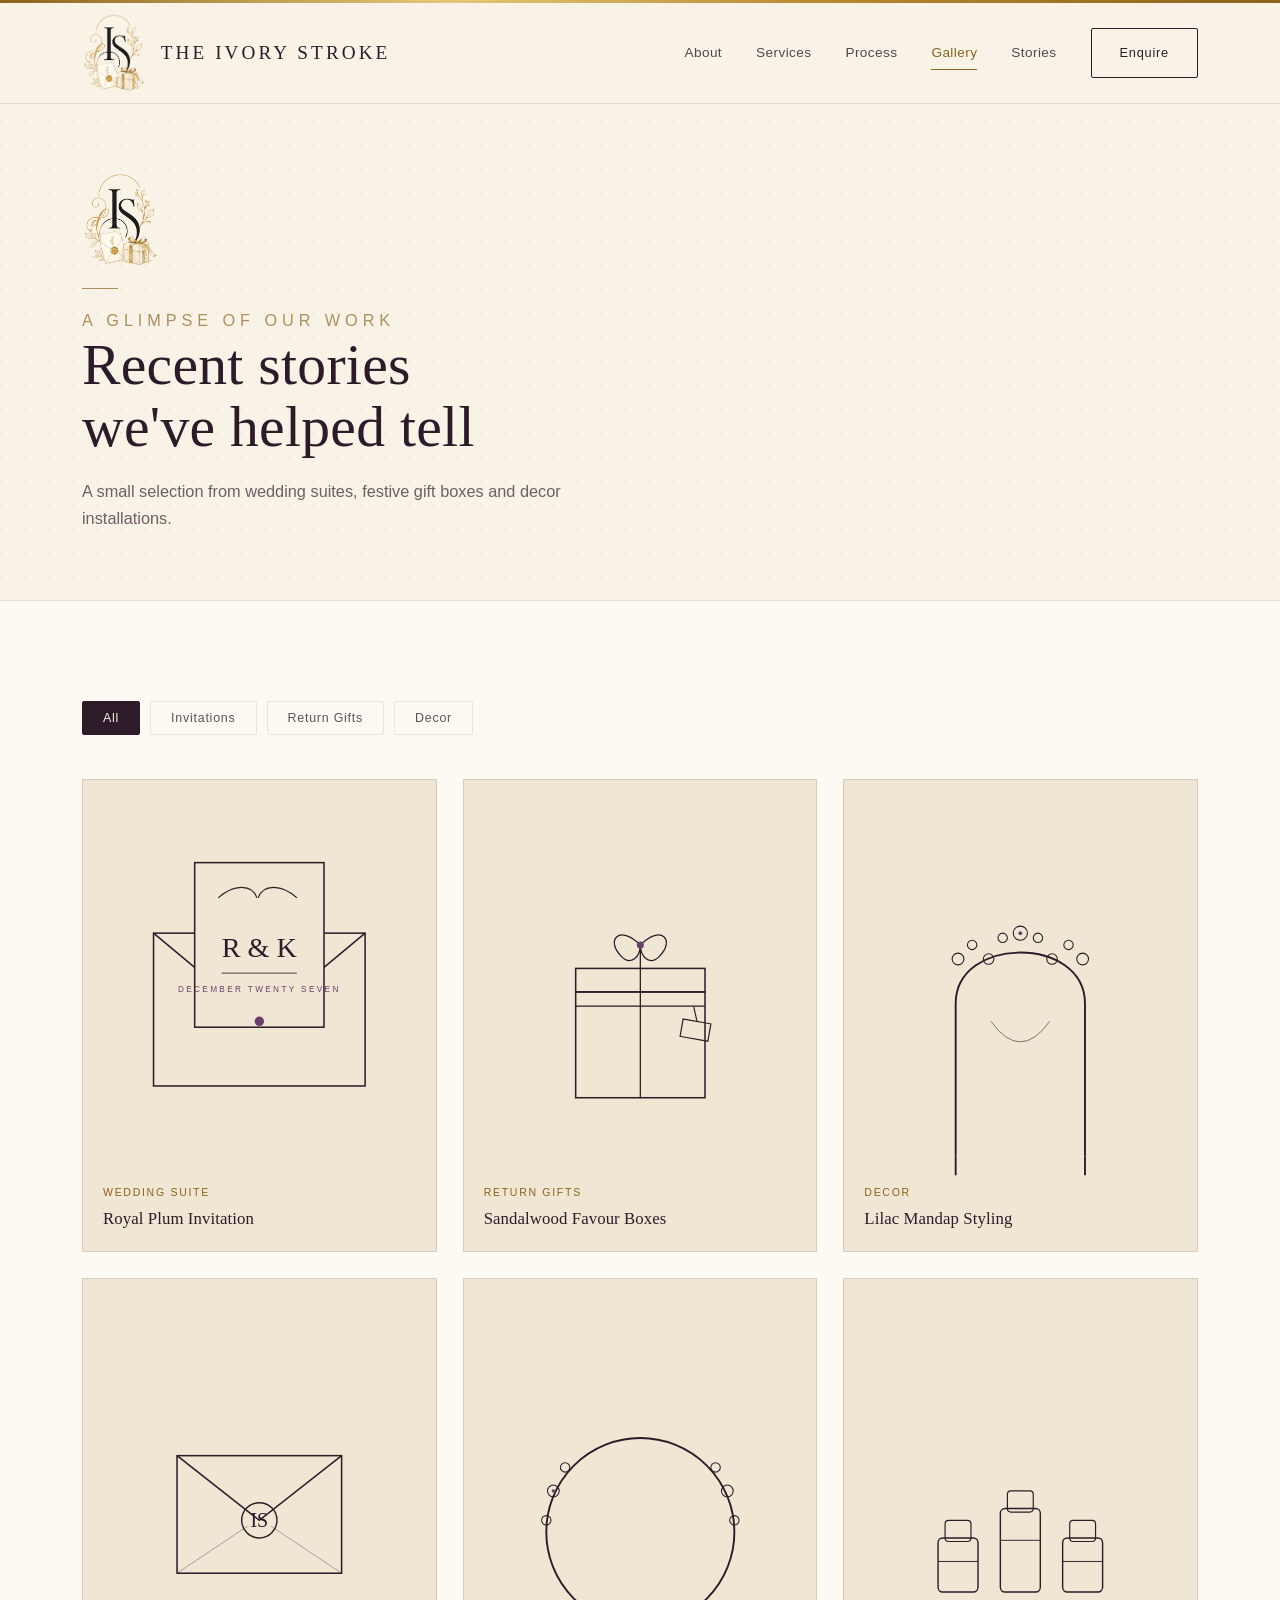
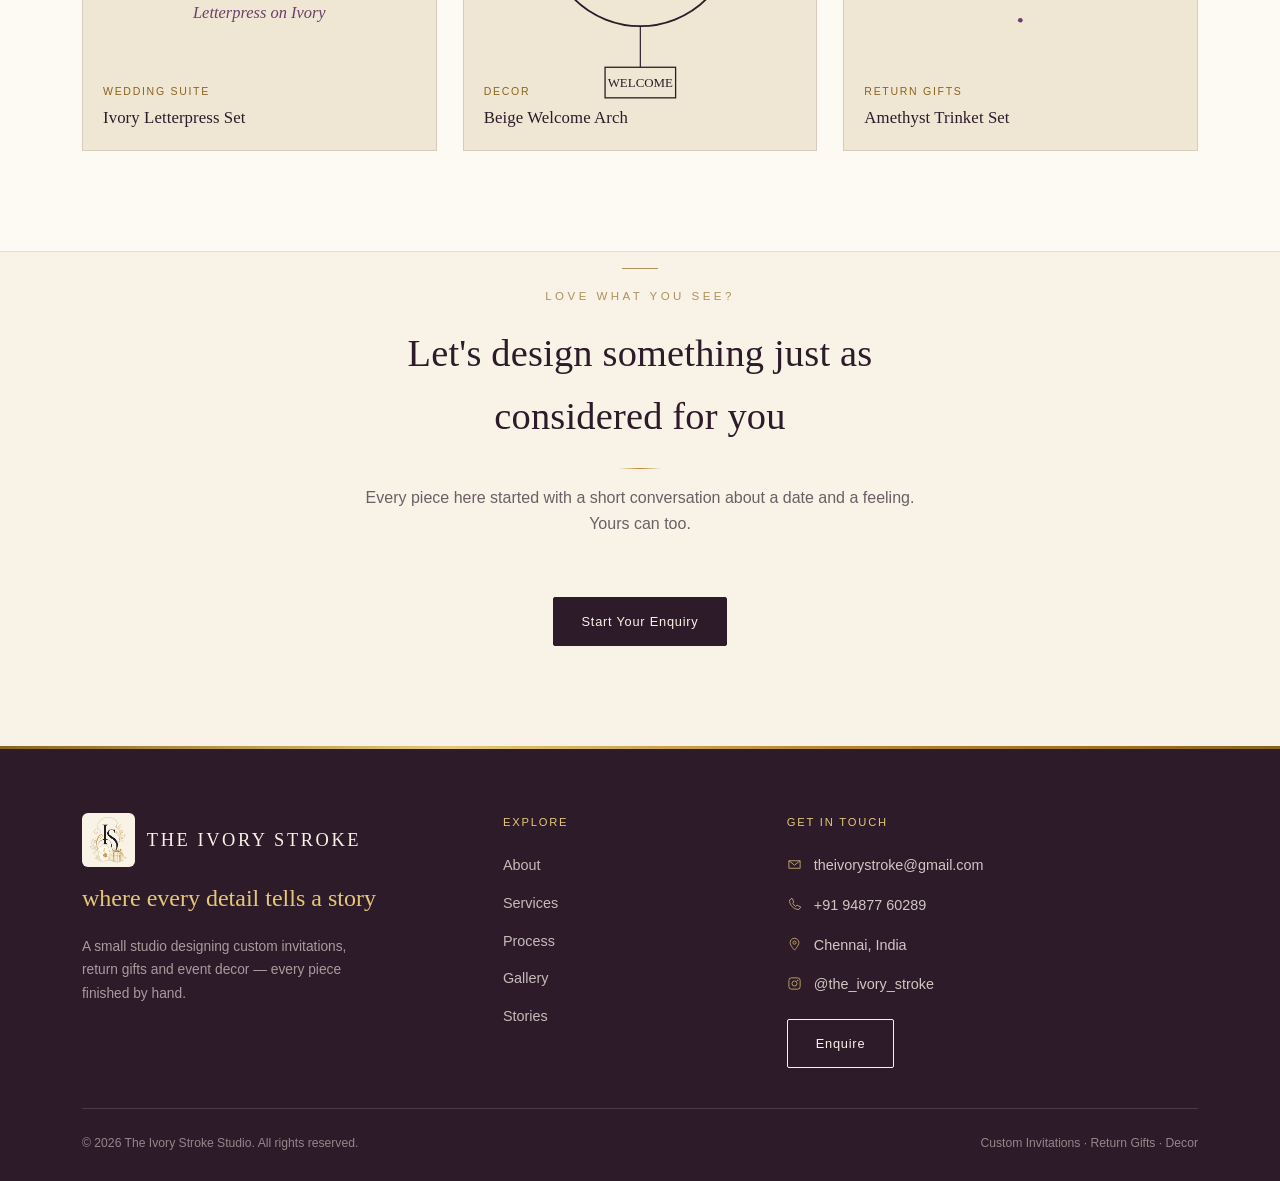
<file: gallery.html>
<!DOCTYPE html>
<html lang="en">
<head>
<meta charset="UTF-8">
<meta name="viewport" content="width=device-width, initial-scale=1.0">
<meta http-equiv="Content-Security-Policy" content="default-src 'self'; style-src 'self' 'unsafe-inline' https://fonts.googleapis.com; font-src https://fonts.gstatic.com; script-src 'self'; img-src 'self' data:; connect-src 'self' https://api.web3forms.com; form-action 'self' https://api.web3forms.com; frame-ancestors 'none'; base-uri 'self'; object-src 'none';">
<meta name="referrer" content="strict-origin-when-cross-origin">
<title>Gallery — The Ivory Stroke</title>
<meta name="description" content="A selection of invitation suites, return gift boxes and decor installations by The Ivory Stroke.">
<meta name="keywords" content="wedding invitation gallery, return gift photos, wedding decor portfolio, invitation suite examples, mandap styling photos">
<link rel="canonical" href="https://www.ivorystroke.com/gallery.html">
<meta property="og:type" content="website">
<meta property="og:title" content="Gallery — The Ivory Stroke">
<meta property="og:description" content="A selection of invitation suites, return gift boxes and decor installations by The Ivory Stroke.">
<meta property="og:url" content="https://www.ivorystroke.com/gallery.html">
<meta property="og:image" content="https://www.ivorystroke.com/images/logo/og-image.jpg">
<meta property="og:site_name" content="The Ivory Stroke">
<meta name="twitter:card" content="summary_large_image">
<meta name="twitter:title" content="Gallery — The Ivory Stroke">
<meta name="twitter:description" content="A selection of invitation suites, return gift boxes and decor installations by The Ivory Stroke.">
<meta name="twitter:image" content="https://www.ivorystroke.com/images/logo/og-image.jpg">
<link rel="preconnect" href="https://fonts.googleapis.com">
<link rel="preconnect" href="https://fonts.gstatic.com" crossorigin>
<link href="https://fonts.googleapis.com/css2?family=Fraunces:ital,opsz,wght@0,9..144,300;0,9..144,400;0,9..144,500;0,9..144,600;1,9..144,400;1,9..144,500&family=Jost:wght@300;400;500;600&family=Italianno&display=swap" rel="stylesheet">
<link rel="icon" type="image/x-icon" href="favicon.ico">
<link rel="icon" type="image/png" sizes="32x32" href="favicon-32x32.png">
<link rel="icon" type="image/png" sizes="16x16" href="favicon-16x16.png">
<link rel="apple-touch-icon" sizes="180x180" href="apple-touch-icon.png">
<link rel="stylesheet" href="css/style.css">
</head>
<body>

<header>
  <div class="nav">
    <a href="index.html" class="logo">
      <img src="images/logo/mark.png" alt="The Ivory Stroke" class="mark">
      The Ivory Stroke</a>
    <nav class="nav-links" id="navLinks">
      <a href="about.html">About</a>
      <a href="services.html">Services</a>
      <a href="process.html">Process</a>
      <a href="gallery.html" class="active">Gallery</a>
      <a href="testimonials.html">Stories</a>
      <a href="contact.html" class="btn btn-ghost">Enquire</a>
    </nav>
    <button class="nav-toggle" id="navToggle" aria-label="Toggle menu"><span></span><span></span><span></span></button>
  </div>
</header>

<main>

  <section class="page-hero">
    <div class="wrap">
      <img src="images/logo/mark.png" alt="The Ivory Stroke" class="mark-sm" style="height:96px;width:auto;margin-bottom:20px;">
      <p class="eyebrow">A Glimpse of Our Work</p>
      <h1>Recent stories we've helped tell</h1>
      <p>A small selection from wedding suites, festive gift boxes and decor installations.</p>
    </div>
  </section>

  <section class="gallery">
    <div class="wrap">
      <div class="gal-filters reveal">
        <button class="active" data-filter="all">All</button>
        <button data-filter="invitations">Invitations</button>
        <button data-filter="gifts">Return Gifts</button>
        <button data-filter="decor">Decor</button>
      </div>
      <div class="gal-grid">
        <button class="gal-card reveal" data-category="invitations" type="button">
          <svg class="tone-art" viewBox="0 0 300 400" xmlns="http://www.w3.org/2000/svg" aria-hidden="true">
  <rect width="300" height="400" fill="#EFE6D3"/>
  
  <rect x="60" y="130" width="180" height="130" fill="none" stroke="#2E1B2A" stroke-width="1.3"/>
  <path d="M60 130 L150 205 L240 130" fill="none" stroke="#2E1B2A" stroke-width="1.3"/>
  <rect x="95" y="70" width="110" height="140" fill="#EFE6D3" stroke="#2E1B2A" stroke-width="1.3"/>
  <path d="M115 100 C128 88 144 88 148 100" stroke="#2E1B2A" stroke-width="1" fill="none"/>
  <path d="M182 100 C169 88 153 88 149 100" stroke="#2E1B2A" stroke-width="1" fill="none"/>
  <text x="150" y="150" text-anchor="middle" font-family="Fraunces, serif" font-size="24" fill="#2E1B2A">R &amp; K</text>
  <line x1="118" y1="164" x2="182" y2="164" stroke="#2E1B2A" stroke-width="0.7"/>
  <text x="150" y="180" text-anchor="middle" font-family="Jost, sans-serif" font-size="7" letter-spacing="2" fill="#6C3F6B">DECEMBER TWENTY SEVEN</text>
  <circle cx="150" cy="205" r="4" fill="#6C3F6B"/>

</svg>
          <div class="content"><p class="cat">Wedding Suite</p><h4>Royal Plum Invitation</h4></div>
        </button>
        <button class="gal-card reveal" data-category="gifts" type="button">
          <svg class="tone-art" viewBox="0 0 300 400" xmlns="http://www.w3.org/2000/svg" aria-hidden="true">
  <rect width="300" height="400" fill="#EFE6D3"/>
  
  <rect x="95" y="180" width="110" height="90" fill="none" stroke="#2E1B2A" stroke-width="1.3"/>
  <rect x="95" y="160" width="110" height="20" fill="none" stroke="#2E1B2A" stroke-width="1.3"/>
  <line x1="150" y1="140" x2="150" y2="270" stroke="#2E1B2A" stroke-width="1.1"/>
  <line x1="95" y1="192" x2="205" y2="192" stroke="#2E1B2A" stroke-width="1.1"/>
  <path d="M150 140 C132 122 120 136 134 150 C142 158 150 150 150 140 Z" fill="none" stroke="#2E1B2A" stroke-width="1.1"/>
  <path d="M150 140 C168 122 180 136 166 150 C158 158 150 150 150 140 Z" fill="none" stroke="#2E1B2A" stroke-width="1.1"/>
  <circle cx="150" cy="140" r="3" fill="#6C3F6B"/>
  <rect x="185" y="205" width="24" height="15" fill="none" stroke="#2E1B2A" stroke-width="1" transform="rotate(10 197 212)"/>
  <line x1="197" y1="205" x2="192" y2="193" stroke="#2E1B2A" stroke-width="1" transform="rotate(10 197 212)"/>

</svg>
          <div class="content"><p class="cat">Return Gifts</p><h4>Sandalwood Favour Boxes</h4></div>
        </button>
        <button class="gal-card reveal" data-category="decor" type="button">
          <svg class="tone-art" viewBox="0 0 300 400" xmlns="http://www.w3.org/2000/svg" aria-hidden="true">
  <rect width="300" height="400" fill="#EFE6D3"/>
  
  <path d="M95 320 V190 C95 132 205 132 205 190 V320" fill="none" stroke="#2E1B2A" stroke-width="1.6"/>
  <line x1="95" y1="320" x2="95" y2="336" stroke="#2E1B2A" stroke-width="1.6"/>
  <line x1="205" y1="320" x2="205" y2="336" stroke="#2E1B2A" stroke-width="1.6"/>
  <g fill="none" stroke="#2E1B2A" stroke-width="0.9">
    <circle cx="97" cy="152" r="5"/><circle cx="109" cy="140" r="4"/><circle cx="123" cy="152" r="4.5"/>
    <circle cx="203" cy="152" r="5"/><circle cx="191" cy="140" r="4"/><circle cx="177" cy="152" r="4.5"/>
    <circle cx="150" cy="130" r="6"/><circle cx="135" cy="134" r="4"/><circle cx="165" cy="134" r="4"/>
  </g>
  <circle cx="150" cy="130" r="1.6" fill="#6C3F6B"/>
  <path d="M125 205 Q150 240 175 205" stroke="#2E1B2A" stroke-width="0.8" fill="none" opacity="0.6"/>

</svg>
          <div class="content"><p class="cat">Decor</p><h4>Lilac Mandap Styling</h4></div>
        </button>
        <button class="gal-card reveal" data-category="invitations" type="button">
          <svg class="tone-art" viewBox="0 0 300 400" xmlns="http://www.w3.org/2000/svg" aria-hidden="true">
  <rect width="300" height="400" fill="#EFE6D3"/>
  
  <rect x="80" y="150" width="140" height="100" fill="none" stroke="#2E1B2A" stroke-width="1.3"/>
  <path d="M80 150 L150 205 L220 150" fill="none" stroke="#2E1B2A" stroke-width="1.3"/>
  <path d="M80 250 L140 210" stroke="#2E1B2A" stroke-width="0.6" opacity="0.5"/>
  <path d="M220 250 L160 210" stroke="#2E1B2A" stroke-width="0.6" opacity="0.5"/>
  <circle cx="150" cy="205" r="15" fill="none" stroke="#2E1B2A" stroke-width="1.2"/>
  <text x="150" y="211" text-anchor="middle" font-family="Italianno, cursive" font-size="17" fill="#2E1B2A">IS</text>
  <text x="150" y="288" text-anchor="middle" font-family="Fraunces, serif" font-style="italic" font-size="14" fill="#6C3F6B">Letterpress on Ivory</text>

</svg>
          <div class="content"><p class="cat">Wedding Suite</p><h4>Ivory Letterpress Set</h4></div>
        </button>
        <button class="gal-card reveal" data-category="decor" type="button">
          <svg class="tone-art" viewBox="0 0 300 400" xmlns="http://www.w3.org/2000/svg" aria-hidden="true">
  <rect width="300" height="400" fill="#EFE6D3"/>
  
  <circle cx="150" cy="215" r="80" fill="none" stroke="#2E1B2A" stroke-width="1.6"/>
  <g fill="none" stroke="#2E1B2A" stroke-width="0.9">
    <circle cx="76" cy="180" r="5"/><circle cx="86" cy="160" r="4"/><circle cx="70" cy="205" r="4"/>
    <circle cx="224" cy="180" r="5"/><circle cx="214" cy="160" r="4"/><circle cx="230" cy="205" r="4"/>
  </g>
  <circle cx="76" cy="180" r="1.4" fill="#6C3F6B"/>
  <rect x="120" y="330" width="60" height="26" fill="none" stroke="#2E1B2A" stroke-width="1.1"/>
  <text x="150" y="347" text-anchor="middle" font-family="Fraunces, serif" font-size="11" fill="#2E1B2A">WELCOME</text>
  <line x1="150" y1="295" x2="150" y2="330" stroke="#2E1B2A" stroke-width="1"/>

</svg>
          <div class="content"><p class="cat">Decor</p><h4>Beige Welcome Arch</h4></div>
        </button>
        <button class="gal-card reveal" data-category="gifts" type="button">
          <svg class="tone-art" viewBox="0 0 300 400" xmlns="http://www.w3.org/2000/svg" aria-hidden="true">
  <rect width="300" height="400" fill="#EFE6D3"/>
  
  <rect x="80" y="220" width="34" height="46" rx="4" fill="none" stroke="#2E1B2A" stroke-width="1.2"/>
  <rect x="86" y="205" width="22" height="18" rx="3" fill="none" stroke="#2E1B2A" stroke-width="1"/>
  <line x1="80" y1="240" x2="114" y2="240" stroke="#2E1B2A" stroke-width="0.8"/>
  <rect x="133" y="195" width="34" height="71" rx="4" fill="none" stroke="#2E1B2A" stroke-width="1.2"/>
  <rect x="139" y="180" width="22" height="18" rx="3" fill="none" stroke="#2E1B2A" stroke-width="1"/>
  <line x1="133" y1="222" x2="167" y2="222" stroke="#2E1B2A" stroke-width="0.8"/>
  <rect x="186" y="220" width="34" height="46" rx="4" fill="none" stroke="#2E1B2A" stroke-width="1.2"/>
  <rect x="192" y="205" width="22" height="18" rx="3" fill="none" stroke="#2E1B2A" stroke-width="1"/>
  <line x1="186" y1="240" x2="220" y2="240" stroke="#2E1B2A" stroke-width="0.8"/>
  <circle cx="150" cy="290" r="2" fill="#6C3F6B"/>

</svg>
          <div class="content"><p class="cat">Return Gifts</p><h4>Amethyst Trinket Set</h4></div>
        </button>
      </div>
    </div>
  </section>


  <!-- CLOSING CTA -->
  <section class="teaser" style="padding-top:0;">
    <div class="wrap">
      <div class="section-head center reveal">
        <p class="eyebrow">Love What You See?</p>
        <h2>Let's design something just as considered for you</h2>
        <p>Every piece here started with a short conversation about a date and a feeling. Yours can too.</p>
      </div>
      <p style="text-align:center;"><a href="contact.html" class="btn btn-primary">Start Your Enquiry</a></p>
    </div>
  </section>

</main>

<div class="lightbox" id="lightbox">
  <div class="lightbox-inner">
    <button class="lightbox-close" id="lightboxClose" aria-label="Close">&times;</button>
    <div id="lightboxArt"></div>
    <div class="lightbox-caption">
      <p class="cat" id="lightboxCat"></p>
      <h4 id="lightboxTitle"></h4>
    </div>
  </div>
</div>

<footer>
  <div class="wrap">
    <div class="foot-main">
      <div class="foot-col">
        <div class="foot-logo">
          <span class="foot-logo-badge"><img src="images/logo/mark.png" alt="The Ivory Stroke"></span>
          The Ivory Stroke</div>
        <div class="foot-tag">where every detail tells a story</div>
        <p class="foot-about">A small studio designing custom invitations, return gifts and event decor — every piece finished by hand.</p>
      </div>

      <div class="foot-col">
        <h4>Explore</h4>
        <div class="foot-links">
          <a href="about.html">About</a>
          <a href="services.html">Services</a>
          <a href="process.html">Process</a>
          <a href="gallery.html">Gallery</a>
          <a href="testimonials.html">Stories</a>
        </div>
      </div>

      <div class="foot-col">
        <h4>Get In Touch</h4>
        <div class="foot-contact">
          <div class="foot-contact-row">
            <svg class="ico" viewBox="0 0 24 24"><path d="M3 6h18v12H3z"/><path d="M3 6l9 7 9-7"/></svg>
            <a href="mailto:theivorystroke@gmail.com">theivorystroke@gmail.com</a>
          </div>
          <div class="foot-contact-row">
            <svg class="ico" viewBox="0 0 24 24"><path d="M4 5c0 8 7 15 15 15l3-4-6-3-2 2c-2-1-4-3-5-5l2-2-3-6z"/></svg>
            <a href="tel:+919487760289">+91 94877 60289</a>
          </div>
          <div class="foot-contact-row">
            <svg class="ico" viewBox="0 0 24 24"><path d="M12 21s7-7.5 7-12a7 7 0 1 0-14 0c0 4.5 7 12 7 12z"/><circle cx="12" cy="9" r="2.5"/></svg>
            <span>Chennai, India</span>
          </div>
          <div class="foot-contact-row">
            <svg class="ico" viewBox="0 0 24 24"><rect x="3" y="3" width="18" height="18" rx="4"/><circle cx="12" cy="12" r="4"/><circle cx="17.2" cy="6.8" r="0.6" fill="#EADFE6"/></svg>
            <a href="https://www.instagram.com/the_ivory_stroke" target="_blank" rel="noopener noreferrer">@the_ivory_stroke</a>
          </div>
          <a href="contact.html" class="btn btn-primary foot-cta" style="margin-top:6px;">Enquire</a>
        </div>
      </div>
    </div>
    <div class="foot-bottom">
      <span>© <span class="year"></span> The Ivory Stroke Studio. All rights reserved.</span>
      <span>Custom Invitations · Return Gifts · Decor</span>
    </div>
  </div>
</footer>

<script src="js/main.js"></script>
</body>
</html>
</file>
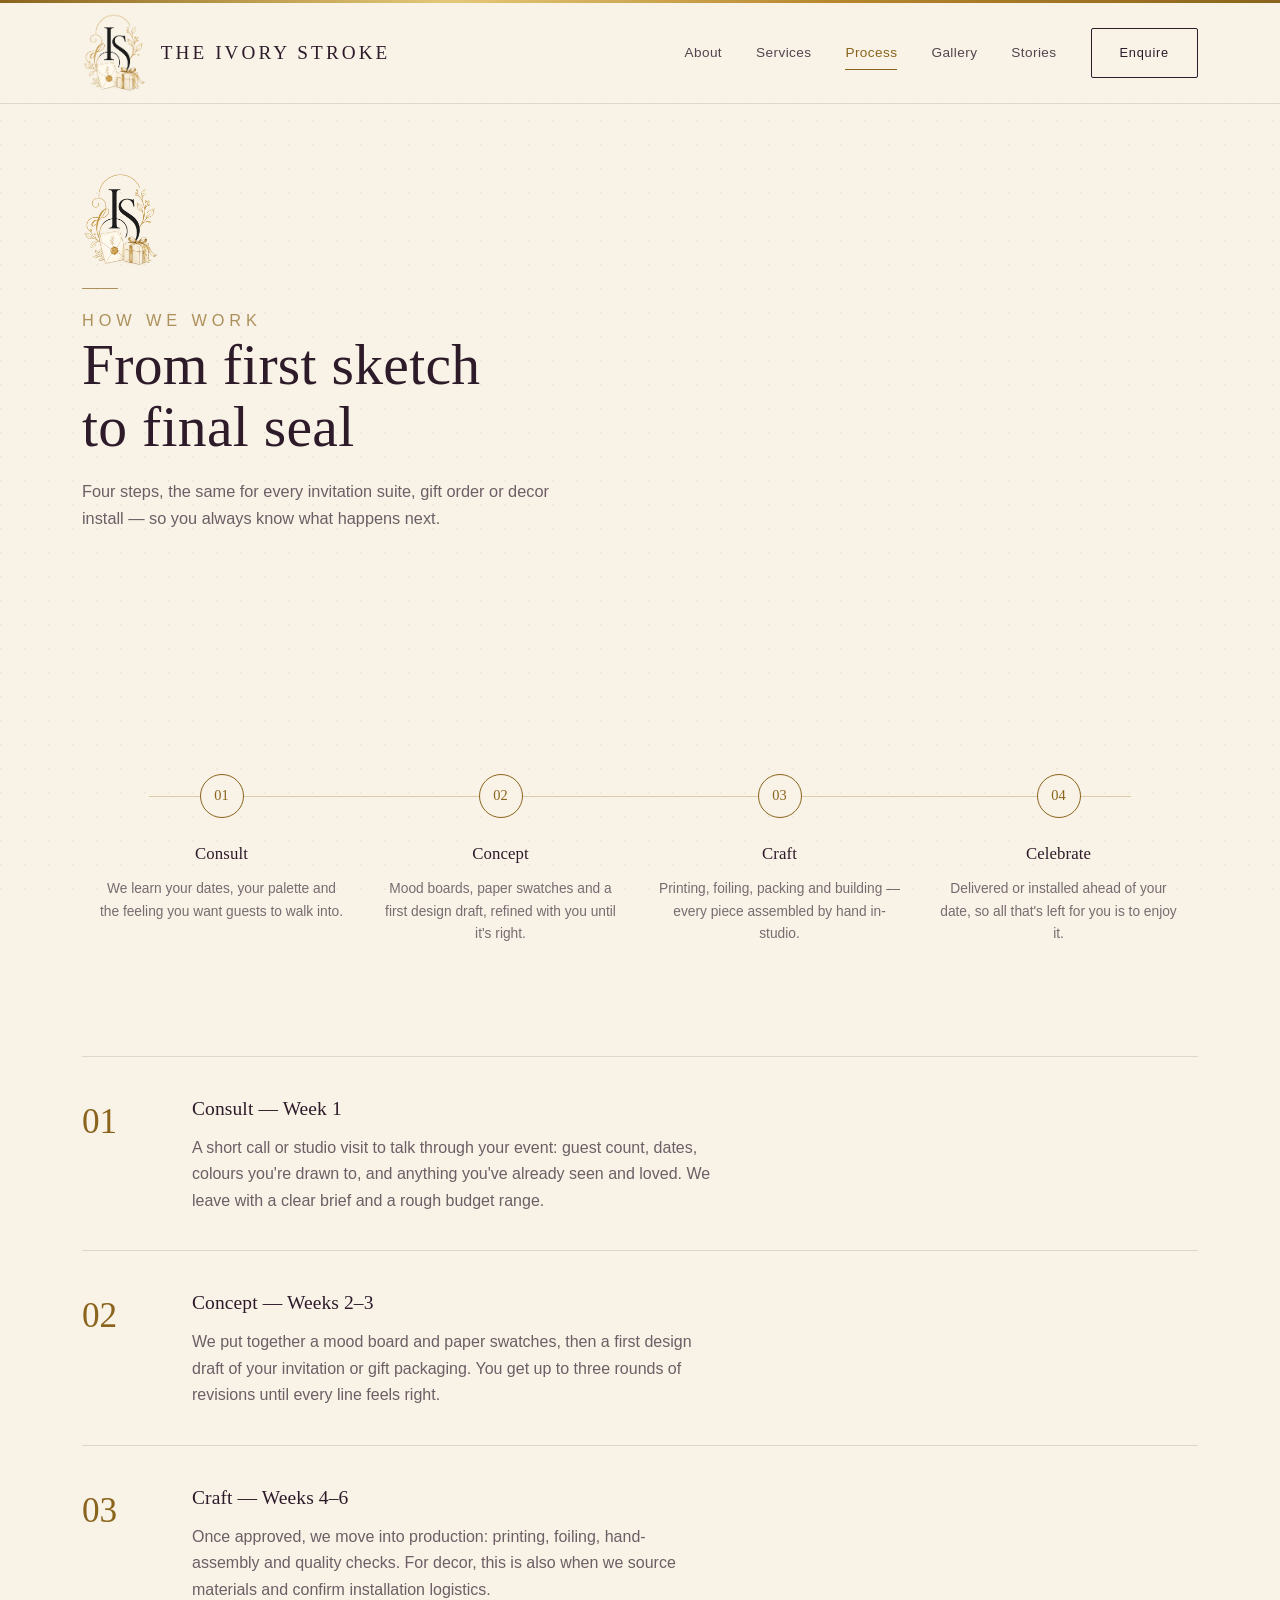
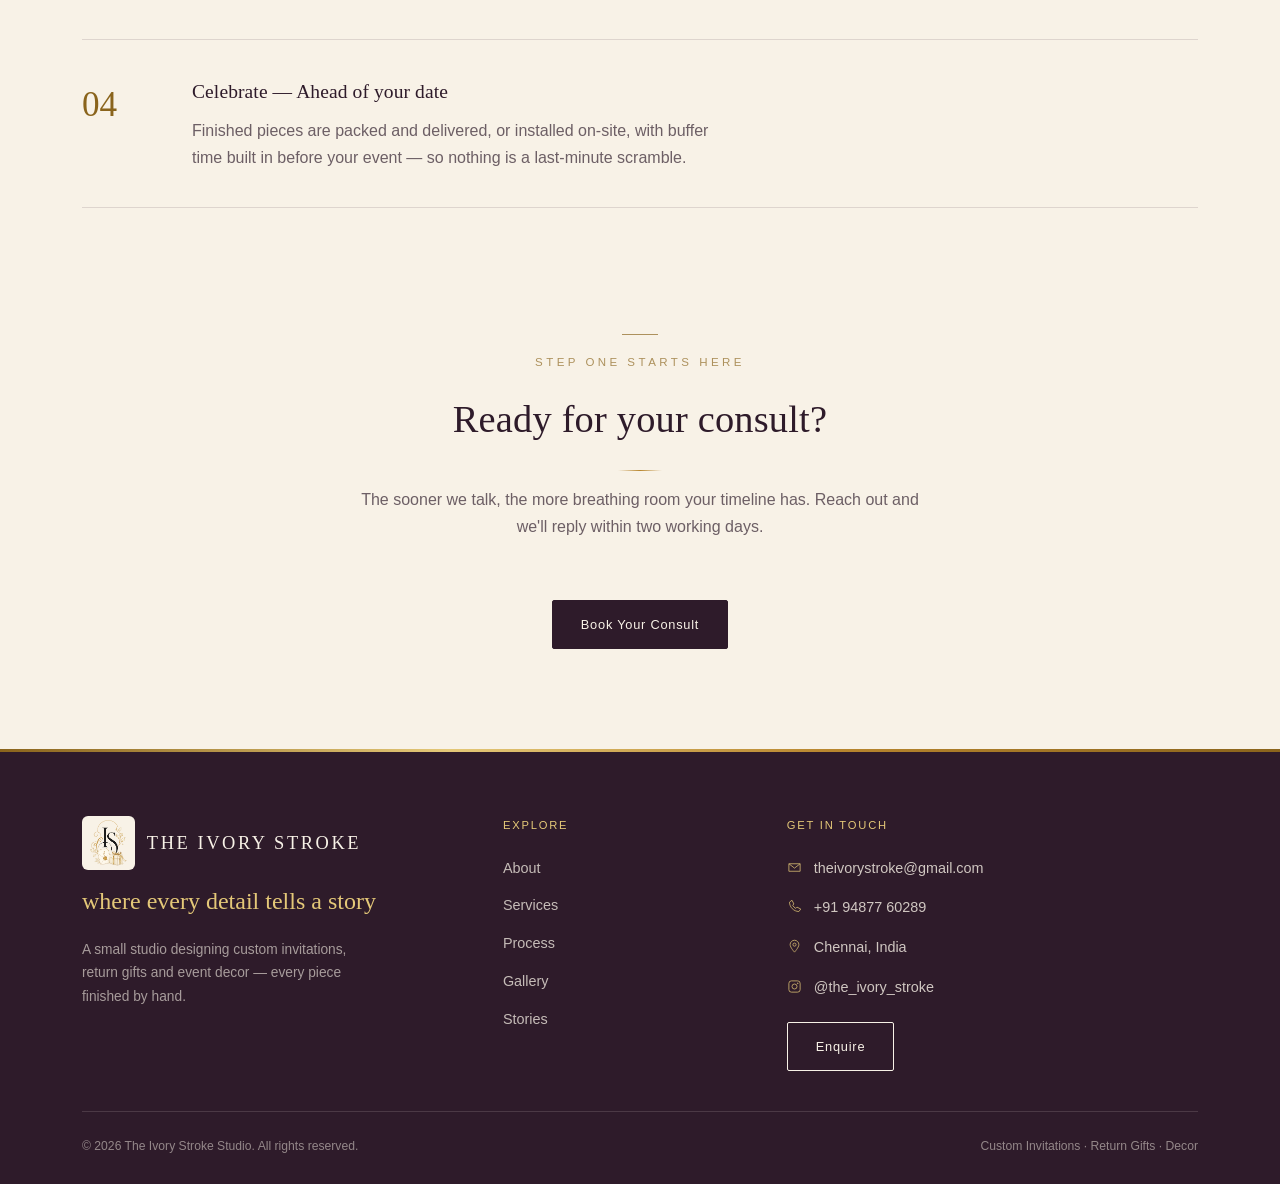
<file: process.html>
<!DOCTYPE html>
<html lang="en">
<head>
<meta charset="UTF-8">
<meta name="viewport" content="width=device-width, initial-scale=1.0">
<meta http-equiv="Content-Security-Policy" content="default-src 'self'; style-src 'self' 'unsafe-inline' https://fonts.googleapis.com; font-src https://fonts.gstatic.com; script-src 'self'; img-src 'self' data:; connect-src 'self' https://api.web3forms.com; form-action 'self' https://api.web3forms.com; frame-ancestors 'none'; base-uri 'self'; object-src 'none';">
<meta name="referrer" content="strict-origin-when-cross-origin">
<title>Process — The Ivory Stroke</title>
<meta name="description" content="How The Ivory Stroke moves from first sketch to final seal — consult, concept, craft, celebrate.">
<meta name="keywords" content="custom invitation design process, wedding stationery timeline, bespoke invitation design steps, The Ivory Stroke process">
<link rel="canonical" href="https://www.ivorystroke.com/process.html">
<meta property="og:type" content="website">
<meta property="og:title" content="Process — The Ivory Stroke">
<meta property="og:description" content="How The Ivory Stroke moves from first sketch to final seal — consult, concept, craft, celebrate.">
<meta property="og:url" content="https://www.ivorystroke.com/process.html">
<meta property="og:image" content="https://www.ivorystroke.com/images/logo/og-image.jpg">
<meta property="og:site_name" content="The Ivory Stroke">
<meta name="twitter:card" content="summary_large_image">
<meta name="twitter:title" content="Process — The Ivory Stroke">
<meta name="twitter:description" content="How The Ivory Stroke moves from first sketch to final seal — consult, concept, craft, celebrate.">
<meta name="twitter:image" content="https://www.ivorystroke.com/images/logo/og-image.jpg">
<link rel="preconnect" href="https://fonts.googleapis.com">
<link rel="preconnect" href="https://fonts.gstatic.com" crossorigin>
<link href="https://fonts.googleapis.com/css2?family=Fraunces:ital,opsz,wght@0,9..144,300;0,9..144,400;0,9..144,500;0,9..144,600;1,9..144,400;1,9..144,500&family=Jost:wght@300;400;500;600&family=Italianno&display=swap" rel="stylesheet">
<link rel="icon" type="image/x-icon" href="favicon.ico">
<link rel="icon" type="image/png" sizes="32x32" href="favicon-32x32.png">
<link rel="icon" type="image/png" sizes="16x16" href="favicon-16x16.png">
<link rel="apple-touch-icon" sizes="180x180" href="apple-touch-icon.png">
<link rel="stylesheet" href="css/style.css">
</head>
<body>

<header>
  <div class="nav">
    <a href="index.html" class="logo">
      <img src="images/logo/mark.png" alt="The Ivory Stroke" class="mark">
      The Ivory Stroke</a>
    <nav class="nav-links" id="navLinks">
      <a href="about.html">About</a>
      <a href="services.html">Services</a>
      <a href="process.html" class="active">Process</a>
      <a href="gallery.html">Gallery</a>
      <a href="testimonials.html">Stories</a>
      <a href="contact.html" class="btn btn-ghost">Enquire</a>
    </nav>
    <button class="nav-toggle" id="navToggle" aria-label="Toggle menu"><span></span><span></span><span></span></button>
  </div>
</header>

<main>

  <section class="page-hero">
    <div class="wrap">
      <img src="images/logo/mark.png" alt="The Ivory Stroke" class="mark-sm" style="height:96px;width:auto;margin-bottom:20px;">
      <p class="eyebrow">How We Work</p>
      <h1>From first sketch to final seal</h1>
      <p>Four steps, the same for every invitation suite, gift order or decor install — so you always know what happens next.</p>
    </div>
  </section>

  <section class="process">
    <div class="wrap">
      <div class="proc-line">
        <div class="proc-step reveal">
          <div class="proc-num">01</div>
          <h3>Consult</h3>
          <p>We learn your dates, your palette and the feeling you want guests to walk into.</p>
        </div>
        <div class="proc-step reveal">
          <div class="proc-num">02</div>
          <h3>Concept</h3>
          <p>Mood boards, paper swatches and a first design draft, refined with you until it's right.</p>
        </div>
        <div class="proc-step reveal">
          <div class="proc-num">03</div>
          <h3>Craft</h3>
          <p>Printing, foiling, packing and building — every piece assembled by hand in-studio.</p>
        </div>
        <div class="proc-step reveal">
          <div class="proc-num">04</div>
          <h3>Celebrate</h3>
          <p>Delivered or installed ahead of your date, so all that's left for you is to enjoy it.</p>
        </div>
      </div>
    </div>
  </section>

  <section class="proc-detail">
    <div class="wrap">

      <div class="proc-detail-row reveal">
        <span class="big-num">01</span>
        <div>
          <h3>Consult — Week 1</h3>
          <p>A short call or studio visit to talk through your event: guest count, dates, colours you're drawn to, and anything you've already seen and loved. We leave with a clear brief and a rough budget range.</p>
        </div>
      </div>

      <div class="proc-detail-row reveal">
        <span class="big-num">02</span>
        <div>
          <h3>Concept — Weeks 2–3</h3>
          <p>We put together a mood board and paper swatches, then a first design draft of your invitation or gift packaging. You get up to three rounds of revisions until every line feels right.</p>
        </div>
      </div>

      <div class="proc-detail-row reveal">
        <span class="big-num">03</span>
        <div>
          <h3>Craft — Weeks 4–6</h3>
          <p>Once approved, we move into production: printing, foiling, hand-assembly and quality checks. For decor, this is also when we source materials and confirm installation logistics.</p>
        </div>
      </div>

      <div class="proc-detail-row reveal">
        <span class="big-num">04</span>
        <div>
          <h3>Celebrate — Ahead of your date</h3>
          <p>Finished pieces are packed and delivered, or installed on-site, with buffer time built in before your event — so nothing is a last-minute scramble.</p>
        </div>
      </div>

    </div>
  </section>


  <!-- CLOSING CTA -->
  <section class="teaser" style="padding-top:0;">
    <div class="wrap">
      <div class="section-head center reveal">
        <p class="eyebrow">Step One Starts Here</p>
        <h2>Ready for your consult?</h2>
        <p>The sooner we talk, the more breathing room your timeline has. Reach out and we'll reply within two working days.</p>
      </div>
      <p style="text-align:center;"><a href="contact.html" class="btn btn-primary">Book Your Consult</a></p>
    </div>
  </section>

</main>

<footer>
  <div class="wrap">
    <div class="foot-main">
      <div class="foot-col">
        <div class="foot-logo">
          <span class="foot-logo-badge"><img src="images/logo/mark.png" alt="The Ivory Stroke"></span>
          The Ivory Stroke</div>
        <div class="foot-tag">where every detail tells a story</div>
        <p class="foot-about">A small studio designing custom invitations, return gifts and event decor — every piece finished by hand.</p>
      </div>

      <div class="foot-col">
        <h4>Explore</h4>
        <div class="foot-links">
          <a href="about.html">About</a>
          <a href="services.html">Services</a>
          <a href="process.html">Process</a>
          <a href="gallery.html">Gallery</a>
          <a href="testimonials.html">Stories</a>
        </div>
      </div>

      <div class="foot-col">
        <h4>Get In Touch</h4>
        <div class="foot-contact">
          <div class="foot-contact-row">
            <svg class="ico" viewBox="0 0 24 24"><path d="M3 6h18v12H3z"/><path d="M3 6l9 7 9-7"/></svg>
            <a href="mailto:theivorystroke@gmail.com">theivorystroke@gmail.com</a>
          </div>
          <div class="foot-contact-row">
            <svg class="ico" viewBox="0 0 24 24"><path d="M4 5c0 8 7 15 15 15l3-4-6-3-2 2c-2-1-4-3-5-5l2-2-3-6z"/></svg>
            <a href="tel:+919487760289">+91 94877 60289</a>
          </div>
          <div class="foot-contact-row">
            <svg class="ico" viewBox="0 0 24 24"><path d="M12 21s7-7.5 7-12a7 7 0 1 0-14 0c0 4.5 7 12 7 12z"/><circle cx="12" cy="9" r="2.5"/></svg>
            <span>Chennai, India</span>
          </div>
          <div class="foot-contact-row">
            <svg class="ico" viewBox="0 0 24 24"><rect x="3" y="3" width="18" height="18" rx="4"/><circle cx="12" cy="12" r="4"/><circle cx="17.2" cy="6.8" r="0.6" fill="#EADFE6"/></svg>
            <a href="https://www.instagram.com/the_ivory_stroke" target="_blank" rel="noopener noreferrer">@the_ivory_stroke</a>
          </div>
          <a href="contact.html" class="btn btn-primary foot-cta" style="margin-top:6px;">Enquire</a>
        </div>
      </div>
    </div>
    <div class="foot-bottom">
      <span>© <span class="year"></span> The Ivory Stroke Studio. All rights reserved.</span>
      <span>Custom Invitations · Return Gifts · Decor</span>
    </div>
  </div>
</footer>

<script src="js/main.js"></script>
</body>
</html>
</file>
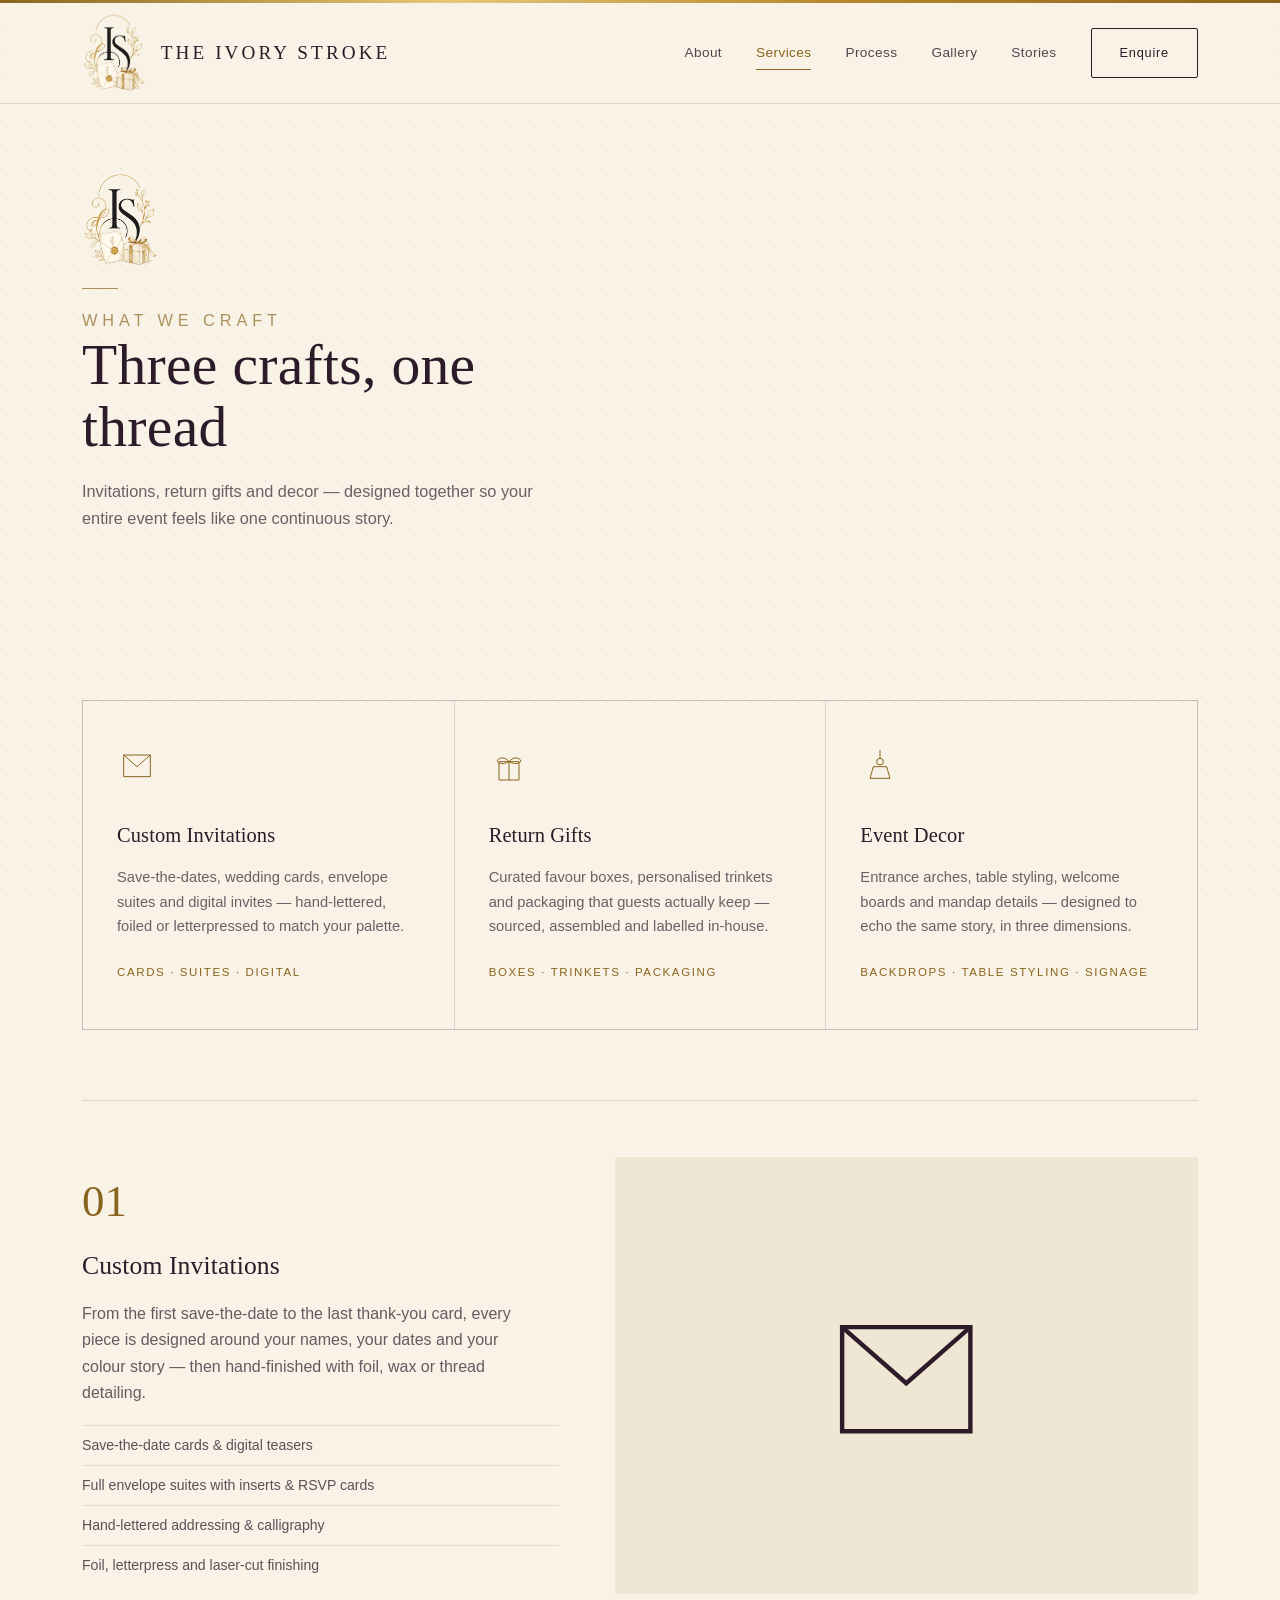
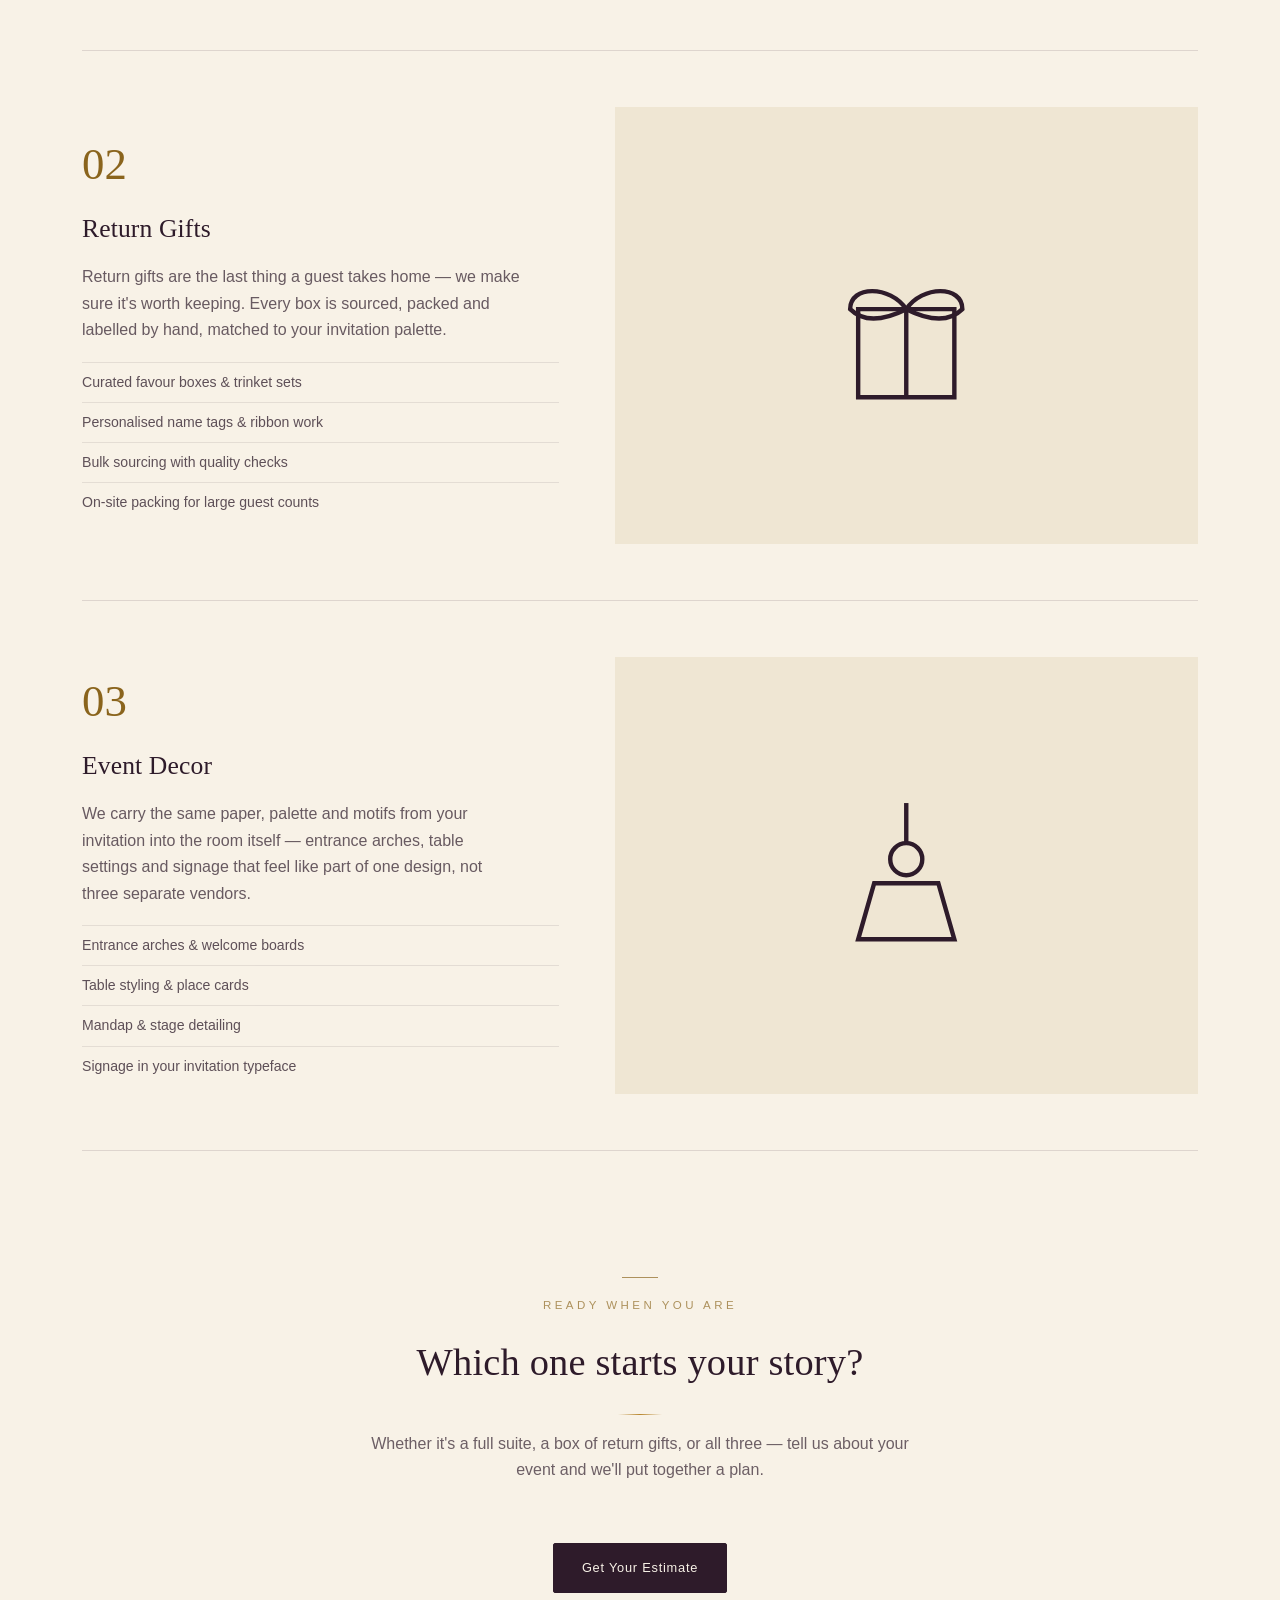
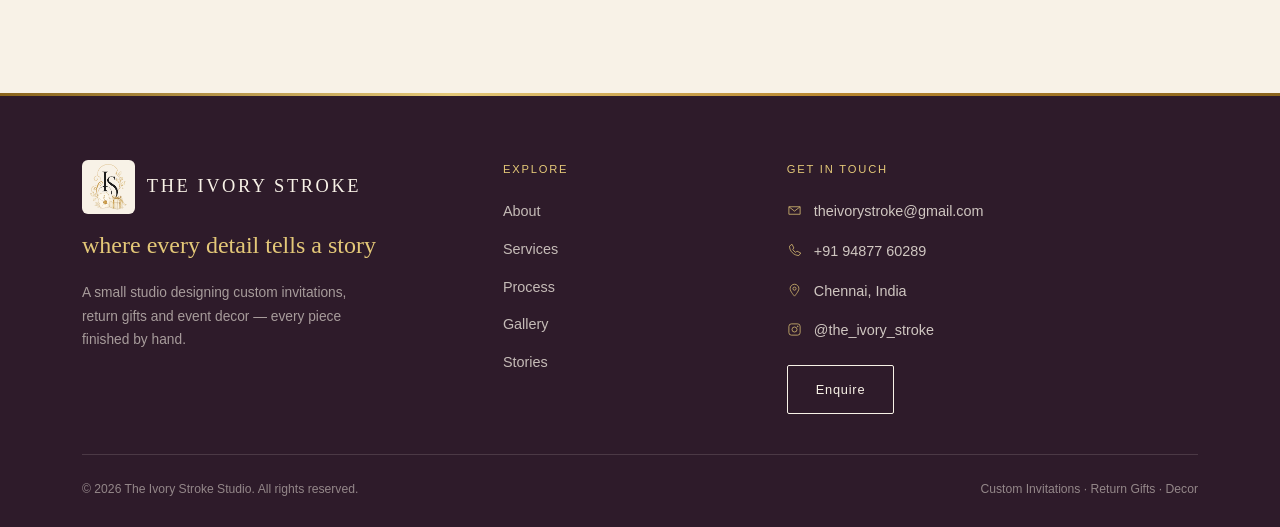
<file: services.html>
<!DOCTYPE html>
<html lang="en">
<head>
<meta charset="UTF-8">
<meta name="viewport" content="width=device-width, initial-scale=1.0">
<meta http-equiv="Content-Security-Policy" content="default-src 'self'; style-src 'self' 'unsafe-inline' https://fonts.googleapis.com; font-src https://fonts.gstatic.com; script-src 'self'; img-src 'self' data:; connect-src 'self' https://api.web3forms.com; form-action 'self' https://api.web3forms.com; frame-ancestors 'none'; base-uri 'self'; object-src 'none';">
<meta name="referrer" content="strict-origin-when-cross-origin">
<title>Services — The Ivory Stroke</title>
<meta name="description" content="Custom invitations, return gifts and event decor from The Ivory Stroke.">
<meta name="keywords" content="custom wedding invitations, letterpress invitations, foil wedding cards, return gift boxes, wedding favors, mandap decor, welcome arch decor, event styling">
<link rel="canonical" href="https://www.ivorystroke.com/services.html">
<meta property="og:type" content="website">
<meta property="og:title" content="Services — The Ivory Stroke">
<meta property="og:description" content="Custom invitations, return gifts and event decor from The Ivory Stroke.">
<meta property="og:url" content="https://www.ivorystroke.com/services.html">
<meta property="og:image" content="https://www.ivorystroke.com/images/logo/og-image.jpg">
<meta property="og:site_name" content="The Ivory Stroke">
<meta name="twitter:card" content="summary_large_image">
<meta name="twitter:title" content="Services — The Ivory Stroke">
<meta name="twitter:description" content="Custom invitations, return gifts and event decor from The Ivory Stroke.">
<meta name="twitter:image" content="https://www.ivorystroke.com/images/logo/og-image.jpg">
<link rel="preconnect" href="https://fonts.googleapis.com">
<link rel="preconnect" href="https://fonts.gstatic.com" crossorigin>
<link href="https://fonts.googleapis.com/css2?family=Fraunces:ital,opsz,wght@0,9..144,300;0,9..144,400;0,9..144,500;0,9..144,600;1,9..144,400;1,9..144,500&family=Jost:wght@300;400;500;600&family=Italianno&display=swap" rel="stylesheet">
<link rel="icon" type="image/x-icon" href="favicon.ico">
<link rel="icon" type="image/png" sizes="32x32" href="favicon-32x32.png">
<link rel="icon" type="image/png" sizes="16x16" href="favicon-16x16.png">
<link rel="apple-touch-icon" sizes="180x180" href="apple-touch-icon.png">
<link rel="stylesheet" href="css/style.css">
</head>
<body>

<header>
  <div class="nav">
    <a href="index.html" class="logo">
      <img src="images/logo/mark.png" alt="The Ivory Stroke" class="mark">
      The Ivory Stroke</a>
    <nav class="nav-links" id="navLinks">
      <a href="about.html">About</a>
      <a href="services.html" class="active">Services</a>
      <a href="process.html">Process</a>
      <a href="gallery.html">Gallery</a>
      <a href="testimonials.html">Stories</a>
      <a href="contact.html" class="btn btn-ghost">Enquire</a>
    </nav>
    <button class="nav-toggle" id="navToggle" aria-label="Toggle menu"><span></span><span></span><span></span></button>
  </div>
</header>

<main>

  <section class="page-hero">
    <div class="wrap">
      <img src="images/logo/mark.png" alt="The Ivory Stroke" class="mark-sm" style="height:96px;width:auto;margin-bottom:20px;">
      <p class="eyebrow">What We Craft</p>
      <h1>Three crafts, one thread</h1>
      <p>Invitations, return gifts and decor — designed together so your entire event feels like one continuous story.</p>
    </div>
  </section>

  <section class="services">
    <div class="wrap">
      <div class="svc-grid">
        <div class="svc-card reveal">
          <svg class="svc-icon" viewBox="0 0 48 48"><path d="M8 12h32v26H8z"/><path d="M8 12l16 14 16-14"/></svg>
          <h3>Custom Invitations</h3>
          <p>Save-the-dates, wedding cards, envelope suites and digital invites — hand-lettered, foiled or letterpressed to match your palette.</p>
          <span class="tag">Cards · Suites · Digital</span>
        </div>
        <div class="svc-card reveal">
          <svg class="svc-icon" viewBox="0 0 48 48"><path d="M24 20v22"/><path d="M12 20h24v22H12z"/><path d="M24 20c-4-6-14-6-14 0 4 4 10 2 14 0z"/><path d="M24 20c4-6 14-6 14 0-4 4-10 2-14 0z"/></svg>
          <h3>Return Gifts</h3>
          <p>Curated favour boxes, personalised trinkets and packaging that guests actually keep — sourced, assembled and labelled in-house.</p>
          <span class="tag">Boxes · Trinkets · Packaging</span>
        </div>
        <div class="svc-card reveal">
          <svg class="svc-icon" viewBox="0 0 48 48"><path d="M24 6v10"/><path d="M12 40h24l-4-14H16z"/><circle cx="24" cy="20" r="4"/></svg>
          <h3>Event Decor</h3>
          <p>Entrance arches, table styling, welcome boards and mandap details — designed to echo the same story, in three dimensions.</p>
          <span class="tag">Backdrops · Table Styling · Signage</span>
        </div>
      </div>
    </div>
  </section>

  <section class="svc-detail">
    <div class="wrap">

      <div class="svc-detail-row reveal">
        <div>
          <span class="num">01</span>
          <h3>Custom Invitations</h3>
          <p>From the first save-the-date to the last thank-you card, every piece is designed around your names, your dates and your colour story — then hand-finished with foil, wax or thread detailing.</p>
          <ul>
            <li>Save-the-date cards &amp; digital teasers</li>
            <li>Full envelope suites with inserts &amp; RSVP cards</li>
            <li>Hand-lettered addressing &amp; calligraphy</li>
            <li>Foil, letterpress and laser-cut finishing</li>
          </ul>
        </div>
        <div class="svc-swatch reveal"><svg viewBox="0 0 48 48"><path d="M8 12h32v26H8z"/><path d="M8 12l16 14 16-14"/></svg></div>
      </div>

      <div class="svc-detail-row reveal">
        <div>
          <span class="num">02</span>
          <h3>Return Gifts</h3>
          <p>Return gifts are the last thing a guest takes home — we make sure it's worth keeping. Every box is sourced, packed and labelled by hand, matched to your invitation palette.</p>
          <ul>
            <li>Curated favour boxes &amp; trinket sets</li>
            <li>Personalised name tags &amp; ribbon work</li>
            <li>Bulk sourcing with quality checks</li>
            <li>On-site packing for large guest counts</li>
          </ul>
        </div>
        <div class="svc-swatch reveal"><svg viewBox="0 0 48 48"><path d="M24 20v22"/><path d="M12 20h24v22H12z"/><path d="M24 20c-4-6-14-6-14 0 4 4 10 2 14 0z"/><path d="M24 20c4-6 14-6 14 0-4 4-10 2-14 0z"/></svg></div>
      </div>

      <div class="svc-detail-row reveal">
        <div>
          <span class="num">03</span>
          <h3>Event Decor</h3>
          <p>We carry the same paper, palette and motifs from your invitation into the room itself — entrance arches, table settings and signage that feel like part of one design, not three separate vendors.</p>
          <ul>
            <li>Entrance arches &amp; welcome boards</li>
            <li>Table styling &amp; place cards</li>
            <li>Mandap &amp; stage detailing</li>
            <li>Signage in your invitation typeface</li>
          </ul>
        </div>
        <div class="svc-swatch reveal"><svg viewBox="0 0 48 48"><path d="M24 6v10"/><path d="M12 40h24l-4-14H16z"/><circle cx="24" cy="20" r="4"/></svg></div>
      </div>

    </div>
  </section>


  <!-- CLOSING CTA -->
  <section class="teaser" style="padding-top:0;">
    <div class="wrap">
      <div class="section-head center reveal">
        <p class="eyebrow">Ready When You Are</p>
        <h2>Which one starts your story?</h2>
        <p>Whether it's a full suite, a box of return gifts, or all three — tell us about your event and we'll put together a plan.</p>
      </div>
      <p style="text-align:center;"><a href="contact.html" class="btn btn-primary">Get Your Estimate</a></p>
    </div>
  </section>

</main>

<footer>
  <div class="wrap">
    <div class="foot-main">
      <div class="foot-col">
        <div class="foot-logo">
          <span class="foot-logo-badge"><img src="images/logo/mark.png" alt="The Ivory Stroke"></span>
          The Ivory Stroke</div>
        <div class="foot-tag">where every detail tells a story</div>
        <p class="foot-about">A small studio designing custom invitations, return gifts and event decor — every piece finished by hand.</p>
      </div>

      <div class="foot-col">
        <h4>Explore</h4>
        <div class="foot-links">
          <a href="about.html">About</a>
          <a href="services.html">Services</a>
          <a href="process.html">Process</a>
          <a href="gallery.html">Gallery</a>
          <a href="testimonials.html">Stories</a>
        </div>
      </div>

      <div class="foot-col">
        <h4>Get In Touch</h4>
        <div class="foot-contact">
          <div class="foot-contact-row">
            <svg class="ico" viewBox="0 0 24 24"><path d="M3 6h18v12H3z"/><path d="M3 6l9 7 9-7"/></svg>
            <a href="mailto:theivorystroke@gmail.com">theivorystroke@gmail.com</a>
          </div>
          <div class="foot-contact-row">
            <svg class="ico" viewBox="0 0 24 24"><path d="M4 5c0 8 7 15 15 15l3-4-6-3-2 2c-2-1-4-3-5-5l2-2-3-6z"/></svg>
            <a href="tel:+919487760289">+91 94877 60289</a>
          </div>
          <div class="foot-contact-row">
            <svg class="ico" viewBox="0 0 24 24"><path d="M12 21s7-7.5 7-12a7 7 0 1 0-14 0c0 4.5 7 12 7 12z"/><circle cx="12" cy="9" r="2.5"/></svg>
            <span>Chennai, India</span>
          </div>
          <div class="foot-contact-row">
            <svg class="ico" viewBox="0 0 24 24"><rect x="3" y="3" width="18" height="18" rx="4"/><circle cx="12" cy="12" r="4"/><circle cx="17.2" cy="6.8" r="0.6" fill="#EADFE6"/></svg>
            <a href="https://www.instagram.com/the_ivory_stroke" target="_blank" rel="noopener noreferrer">@the_ivory_stroke</a>
          </div>
          <a href="contact.html" class="btn btn-primary foot-cta" style="margin-top:6px;">Enquire</a>
        </div>
      </div>
    </div>
    <div class="foot-bottom">
      <span>© <span class="year"></span> The Ivory Stroke Studio. All rights reserved.</span>
      <span>Custom Invitations · Return Gifts · Decor</span>
    </div>
  </div>
</footer>

<script src="js/main.js"></script>
</body>
</html>
</file>
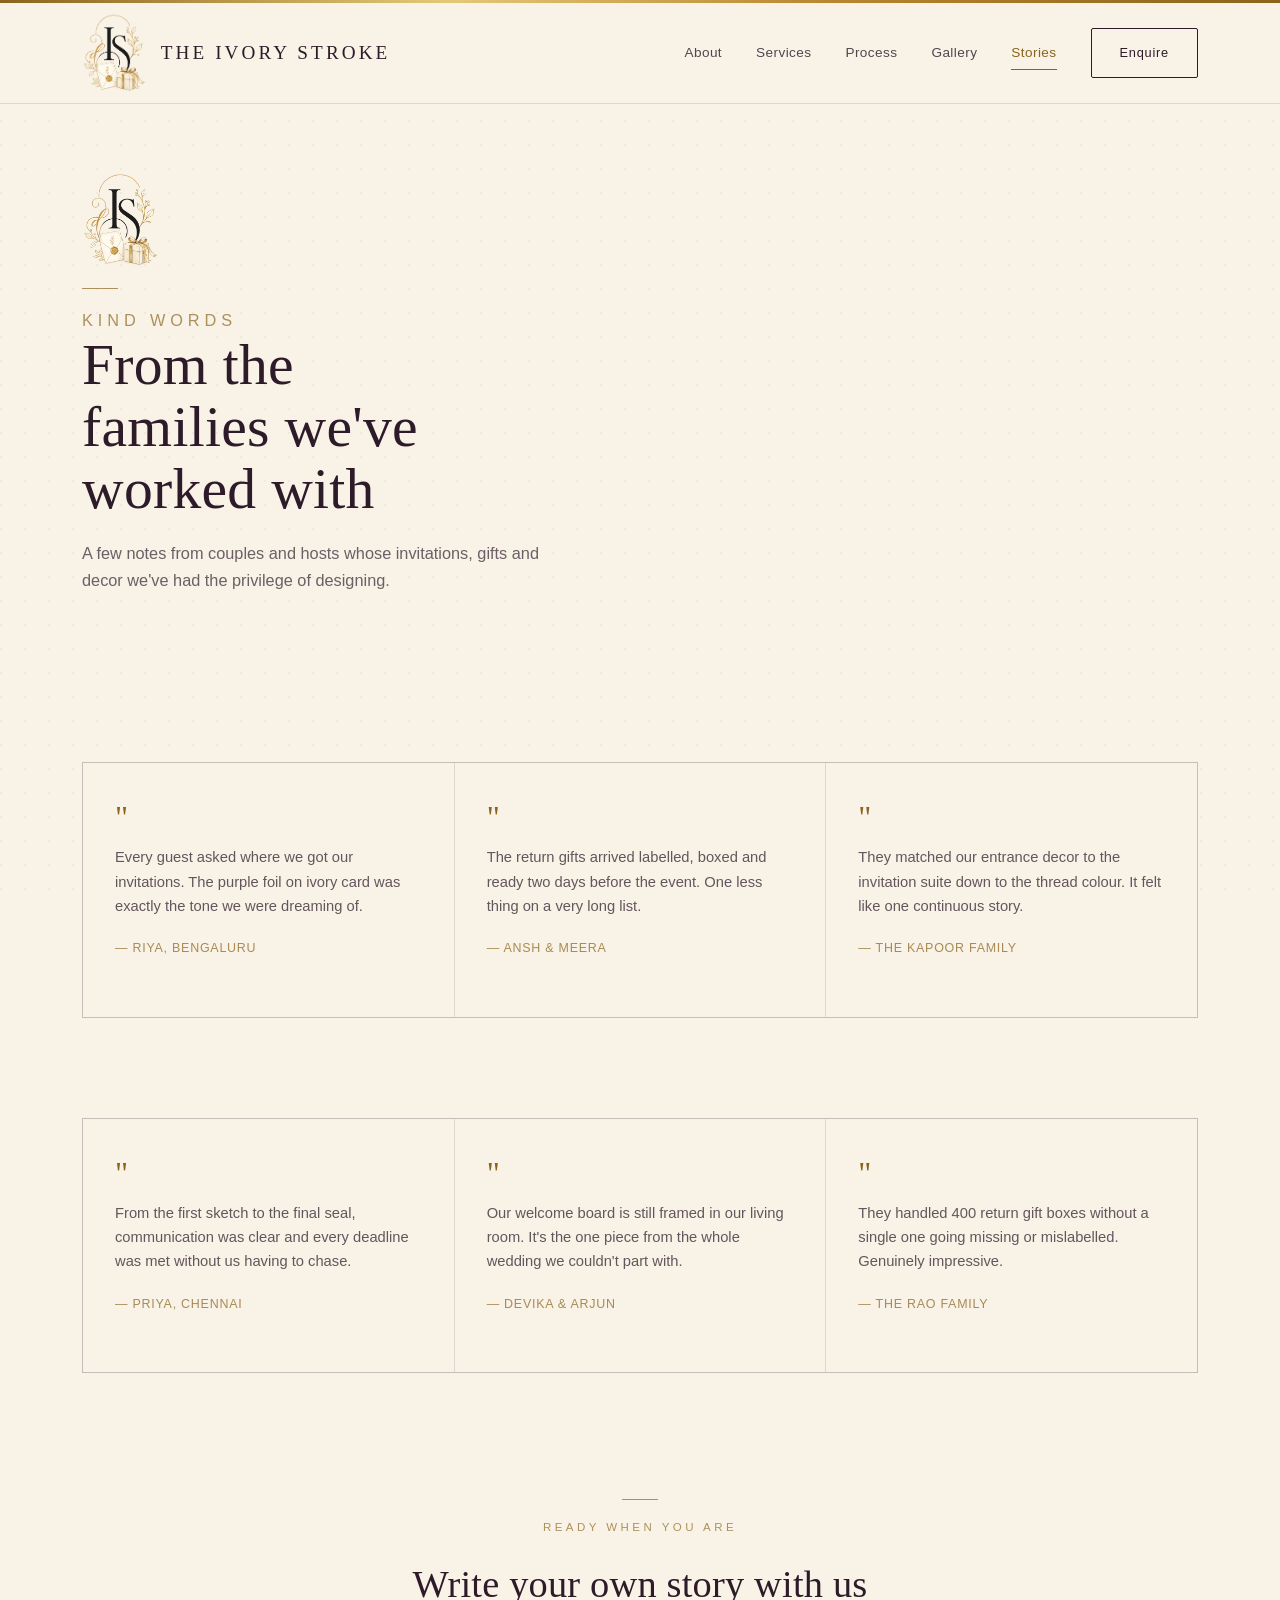
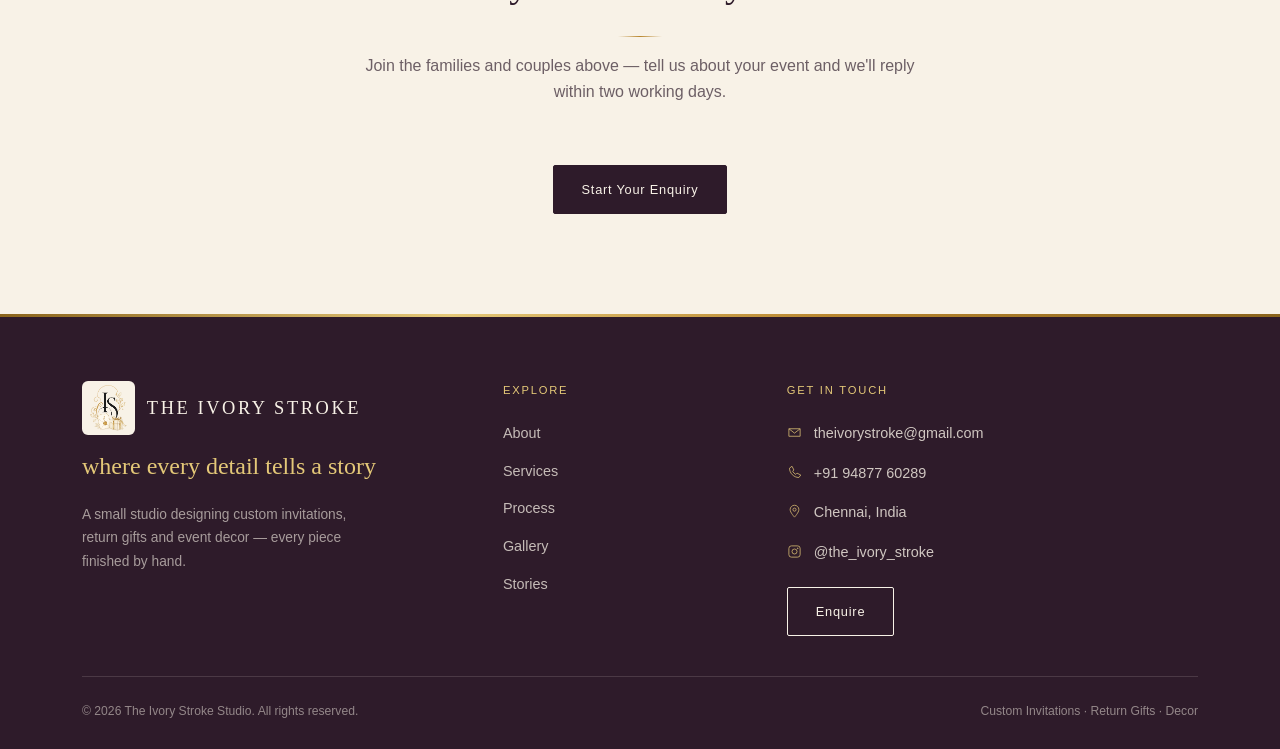
<file: testimonials.html>
<!DOCTYPE html>
<html lang="en">
<head>
<meta charset="UTF-8">
<meta name="viewport" content="width=device-width, initial-scale=1.0">
<meta http-equiv="Content-Security-Policy" content="default-src 'self'; style-src 'self' 'unsafe-inline' https://fonts.googleapis.com; font-src https://fonts.gstatic.com; script-src 'self'; img-src 'self' data:; connect-src 'self' https://api.web3forms.com; form-action 'self' https://api.web3forms.com; frame-ancestors 'none'; base-uri 'self'; object-src 'none';">
<meta name="referrer" content="strict-origin-when-cross-origin">
<title>Stories — The Ivory Stroke</title>
<meta name="description" content="Kind words from families and couples who worked with The Ivory Stroke.">
<meta name="keywords" content="The Ivory Stroke reviews, wedding invitation testimonials, client stories, wedding stationery reviews Chennai">
<link rel="canonical" href="https://www.ivorystroke.com/testimonials.html">
<meta property="og:type" content="website">
<meta property="og:title" content="Stories — The Ivory Stroke">
<meta property="og:description" content="Kind words from families and couples who worked with The Ivory Stroke.">
<meta property="og:url" content="https://www.ivorystroke.com/testimonials.html">
<meta property="og:image" content="https://www.ivorystroke.com/images/logo/og-image.jpg">
<meta property="og:site_name" content="The Ivory Stroke">
<meta name="twitter:card" content="summary_large_image">
<meta name="twitter:title" content="Stories — The Ivory Stroke">
<meta name="twitter:description" content="Kind words from families and couples who worked with The Ivory Stroke.">
<meta name="twitter:image" content="https://www.ivorystroke.com/images/logo/og-image.jpg">
<link rel="preconnect" href="https://fonts.googleapis.com">
<link rel="preconnect" href="https://fonts.gstatic.com" crossorigin>
<link href="https://fonts.googleapis.com/css2?family=Fraunces:ital,opsz,wght@0,9..144,300;0,9..144,400;0,9..144,500;0,9..144,600;1,9..144,400;1,9..144,500&family=Jost:wght@300;400;500;600&family=Italianno&display=swap" rel="stylesheet">
<link rel="icon" type="image/x-icon" href="favicon.ico">
<link rel="icon" type="image/png" sizes="32x32" href="favicon-32x32.png">
<link rel="icon" type="image/png" sizes="16x16" href="favicon-16x16.png">
<link rel="apple-touch-icon" sizes="180x180" href="apple-touch-icon.png">
<link rel="stylesheet" href="css/style.css">
</head>
<body>

<header>
  <div class="nav">
    <a href="index.html" class="logo">
      <img src="images/logo/mark.png" alt="The Ivory Stroke" class="mark">
      The Ivory Stroke</a>
    <nav class="nav-links" id="navLinks">
      <a href="about.html">About</a>
      <a href="services.html">Services</a>
      <a href="process.html">Process</a>
      <a href="gallery.html">Gallery</a>
      <a href="testimonials.html" class="active">Stories</a>
      <a href="contact.html" class="btn btn-ghost">Enquire</a>
    </nav>
    <button class="nav-toggle" id="navToggle" aria-label="Toggle menu"><span></span><span></span><span></span></button>
  </div>
</header>

<main>

  <section class="page-hero">
    <div class="wrap">
      <img src="images/logo/mark.png" alt="The Ivory Stroke" class="mark-sm" style="height:96px;width:auto;margin-bottom:20px;">
      <p class="eyebrow">Kind Words</p>
      <h1>From the families we've worked with</h1>
      <p>A few notes from couples and hosts whose invitations, gifts and decor we've had the privilege of designing.</p>
    </div>
  </section>

  <section class="testi">
    <div class="wrap">
      <div class="testi-grid">
        <div class="testi-card reveal">
          <span class="script">"</span>
          <p>Every guest asked where we got our invitations. The purple foil on ivory card was exactly the tone we were dreaming of.</p>
          <p class="who">— Riya, Bengaluru</p>
        </div>
        <div class="testi-card reveal">
          <span class="script">"</span>
          <p>The return gifts arrived labelled, boxed and ready two days before the event. One less thing on a very long list.</p>
          <p class="who">— Ansh &amp; Meera</p>
        </div>
        <div class="testi-card reveal">
          <span class="script">"</span>
          <p>They matched our entrance decor to the invitation suite down to the thread colour. It felt like one continuous story.</p>
          <p class="who">— The Kapoor Family</p>
        </div>
      </div>
    </div>
  </section>

  <section class="testi-more">
    <div class="wrap">
      <div class="testi-grid">
        <div class="testi-card reveal">
          <span class="script">"</span>
          <p>From the first sketch to the final seal, communication was clear and every deadline was met without us having to chase.</p>
          <p class="who">— Priya, Chennai</p>
        </div>
        <div class="testi-card reveal">
          <span class="script">"</span>
          <p>Our welcome board is still framed in our living room. It's the one piece from the whole wedding we couldn't part with.</p>
          <p class="who">— Devika &amp; Arjun</p>
        </div>
        <div class="testi-card reveal">
          <span class="script">"</span>
          <p>They handled 400 return gift boxes without a single one going missing or mislabelled. Genuinely impressive.</p>
          <p class="who">— The Rao Family</p>
        </div>
      </div>
    </div>
  </section>


  <!-- CLOSING CTA -->
  <section class="teaser" style="padding-top:0;">
    <div class="wrap">
      <div class="section-head center reveal">
        <p class="eyebrow">Ready When You Are</p>
        <h2>Write your own story with us</h2>
        <p>Join the families and couples above — tell us about your event and we'll reply within two working days.</p>
      </div>
      <p style="text-align:center;"><a href="contact.html" class="btn btn-primary">Start Your Enquiry</a></p>
    </div>
  </section>

</main>

<footer>
  <div class="wrap">
    <div class="foot-main">
      <div class="foot-col">
        <div class="foot-logo">
          <span class="foot-logo-badge"><img src="images/logo/mark.png" alt="The Ivory Stroke"></span>
          The Ivory Stroke</div>
        <div class="foot-tag">where every detail tells a story</div>
        <p class="foot-about">A small studio designing custom invitations, return gifts and event decor — every piece finished by hand.</p>
      </div>

      <div class="foot-col">
        <h4>Explore</h4>
        <div class="foot-links">
          <a href="about.html">About</a>
          <a href="services.html">Services</a>
          <a href="process.html">Process</a>
          <a href="gallery.html">Gallery</a>
          <a href="testimonials.html">Stories</a>
        </div>
      </div>

      <div class="foot-col">
        <h4>Get In Touch</h4>
        <div class="foot-contact">
          <div class="foot-contact-row">
            <svg class="ico" viewBox="0 0 24 24"><path d="M3 6h18v12H3z"/><path d="M3 6l9 7 9-7"/></svg>
            <a href="mailto:theivorystroke@gmail.com">theivorystroke@gmail.com</a>
          </div>
          <div class="foot-contact-row">
            <svg class="ico" viewBox="0 0 24 24"><path d="M4 5c0 8 7 15 15 15l3-4-6-3-2 2c-2-1-4-3-5-5l2-2-3-6z"/></svg>
            <a href="tel:+919487760289">+91 94877 60289</a>
          </div>
          <div class="foot-contact-row">
            <svg class="ico" viewBox="0 0 24 24"><path d="M12 21s7-7.5 7-12a7 7 0 1 0-14 0c0 4.5 7 12 7 12z"/><circle cx="12" cy="9" r="2.5"/></svg>
            <span>Chennai, India</span>
          </div>
          <div class="foot-contact-row">
            <svg class="ico" viewBox="0 0 24 24"><rect x="3" y="3" width="18" height="18" rx="4"/><circle cx="12" cy="12" r="4"/><circle cx="17.2" cy="6.8" r="0.6" fill="#EADFE6"/></svg>
            <a href="https://www.instagram.com/the_ivory_stroke" target="_blank" rel="noopener noreferrer">@the_ivory_stroke</a>
          </div>
          <a href="contact.html" class="btn btn-primary foot-cta" style="margin-top:6px;">Enquire</a>
        </div>
      </div>
    </div>
    <div class="foot-bottom">
      <span>© <span class="year"></span> The Ivory Stroke Studio. All rights reserved.</span>
      <span>Custom Invitations · Return Gifts · Decor</span>
    </div>
  </div>
</footer>

<script src="js/main.js"></script>
</body>
</html>
</file>
<file: css/style.css>
:root{
  --ivory:#F8F2E7;
  --card:#FDFAF3;
  --beige:#EFE6D3;
  --beige-line:#DCCBA8;
  --plum:#2E1B2A;
  --ink:#2B1A28;
  --gold-deep:#8A641C;
  --gold-fill:#B8862E;
  --gold-soft:#E4C878;
  --line:rgba(46,27,42,0.13);
  --shadow:0 24px 60px -28px rgba(46,27,42,0.28);
  --ease:cubic-bezier(.22,.68,.35,1);
}

*{box-sizing:border-box; margin:0; padding:0;}
html{scroll-behavior:smooth;}
body{
  background:var(--ivory);
  color:var(--ink);
  font-family:'Jost', sans-serif;
  font-weight:400;
  line-height:1.65;
  overflow-x:hidden;
}
body::before{
  content:"";
  position:fixed; inset:0;
  background-image:radial-gradient(circle at 1px 1px, rgba(46,27,42,0.045) 1px, transparent 0);
  background-size:24px 24px;
  pointer-events:none;
  z-index:0;
}

h1,h2,h3,h4{
  font-family:'Fraunces', serif;
  font-weight:400;
  color:var(--plum);
  letter-spacing:0.005em;
}
.script{
  font-family:'Italianno', cursive;
  font-weight:400;
  color:var(--gold-deep);
  line-height:1;
}
.eyebrow{
  font-family:'Jost', sans-serif;
  font-size:0.72rem;
  letter-spacing:0.3em;
  text-transform:uppercase;
  color:var(--gold-deep);
  display:block;
}
.eyebrow::before{
  content:"";
  display:block;
  width:36px; height:1px;
  background:var(--gold-deep);
  margin-bottom:18px;
}
.section-head.center .eyebrow::before,
.page-hero.center .eyebrow::before{ margin-left:auto; margin-right:auto; }
a{color:inherit; text-decoration:none;}
img{max-width:100%; display:block;}
section{position:relative; z-index:1;}
.wrap{
  max-width:1180px;
  margin:0 auto;
  padding:0 32px;
}
.rule{ width:44px; height:1px; background:var(--gold-deep); margin-bottom:22px; }
.rule.center{ margin-left:auto; margin-right:auto; }

/* ---------- reveal ---------- */
.reveal{opacity:0; transform:translateY(24px); transition:opacity 0.9s var(--ease), transform 0.9s var(--ease);}
.reveal.visible{opacity:1; transform:translateY(0);}
@keyframes fadeRise{ from{ opacity:0; transform:translateY(14px); } to{ opacity:1; transform:translateY(0); } }
@media (prefers-reduced-motion: reduce){
  .reveal{opacity:1; transform:none; transition:none;}
  *{animation-duration:0.001ms !important; animation-iteration-count:1 !important; transition-duration:0.001ms !important;}
}

/* ---------- brand mark (the one gold moment — reused as identity, not ornament) ---------- */
.mark{ width:80px; height:80px; flex-shrink:0; display:block; }
.mark-sm{ width:60px; height:60px; }
.mark-lg{ width:min(300px,52vw); height:min(300px,52vw); }
.mark.fade, .mark-lg.fade{ animation:fadeRise 0.8s var(--ease) 0.15s both; }
img.mark, img.mark-sm, img.mark-lg{ width:auto; object-fit:contain; }
.foot-logo-badge{
  display:inline-flex; align-items:center; justify-content:center;
  background:var(--ivory); border-radius:6px; padding:3px 7px; flex-shrink:0;
}
.foot-logo-badge img{ height:48px; width:auto; display:block; }

/* ---------- header ---------- */
header{
  position:fixed; top:0; left:0; right:0; z-index:100;
  background:rgba(248,242,231,0.9);
  backdrop-filter:blur(10px);
  border-bottom:1px solid var(--line);
}
header::before{
  content:""; display:block; height:3px; width:100%;
  background:linear-gradient(90deg, var(--gold-deep), var(--gold-soft) 35%, var(--gold-fill) 65%, var(--gold-deep));
}
.nav{
  max-width:1180px; margin:0 auto; padding:10px 32px;
  display:flex; align-items:center; justify-content:space-between;
}
.logo{
  font-family:'Fraunces', serif; font-size:1.2rem; letter-spacing:0.16em;
  text-transform:uppercase; color:var(--plum);
  display:flex; align-items:center; gap:14px;
}
.nav-links{ display:flex; align-items:center; gap:34px; font-size:0.85rem; letter-spacing:0.03em; }
.nav-links a{ position:relative; color:var(--ink); opacity:0.8; padding:4px 0; }
.nav-links a.btn{ opacity:1; padding:13px 28px; }
.nav-links a.btn::after{ display:none; }
.nav-links a.btn-primary{ color:var(--ivory); }
.nav-links a.btn-primary:hover{ color:var(--plum); }
.nav-links a.btn-ghost{ color:var(--plum); }
.nav-links a.btn-ghost:hover{ color:var(--ivory); }
.nav-links a::after{
  content:""; position:absolute; left:0; bottom:-2px; width:0; height:1px;
  background:var(--gold-deep); transition:width 0.3s var(--ease);
}
.nav-links a:hover::after{ width:100%; }
.nav-links a.active:not(.btn){ opacity:1; color:var(--gold-deep); }
.nav-links a.active:not(.btn)::after{ width:100%; }
.btn{
  display:inline-flex; align-items:center; gap:8px; padding:13px 28px; border-radius:2px;
  font-size:0.8rem; letter-spacing:0.06em; border:1px solid var(--plum);
  transition:all 0.3s var(--ease); cursor:pointer; background:transparent;
}
.btn-primary{ background:var(--plum); color:var(--ivory); border-color:var(--plum); }
.btn-primary:hover{ background:var(--gold-fill); border-color:var(--gold-fill); color:var(--plum); transform:translateY(-1px); }
.btn-ghost{ color:var(--plum); border-color:var(--plum); }
.btn-ghost:hover{ background:var(--plum); color:var(--ivory); transform:translateY(-1px); }
.nav-toggle{ display:none; background:none; border:0; cursor:pointer; }
.nav-toggle span{ display:block; width:22px; height:1.5px; background:var(--plum); margin:5px 0; }

/* ---------- page hero (sub-page banner) ---------- */
.page-hero{ padding:172px 0 68px; }
.page-hero h1{ font-size:clamp(2.4rem,4.6vw,3.6rem); font-weight:400; line-height:1.08; max-width:14ch; }
.page-hero p{ max-width:480px; margin-top:20px; opacity:0.68; font-size:1.02rem; }

/* ---------- hero (home) ---------- */
.hero{ padding:172px 0 40px; }
.hero-grid{ display:grid; grid-template-columns:1.25fr 0.75fr; gap:50px; align-items:start; }
.hero h1{
  font-size:clamp(2.8rem, 5.6vw, 4.9rem); font-weight:400; line-height:1.05;
  max-width:11ch; margin-top:22px;
}
.hero h1 em{ font-style:italic; color:var(--gold-deep); }
.hero .sub{ max-width:420px; margin-top:26px; opacity:0.72; font-size:1.04rem; }
.hero-cta{ display:flex; gap:16px; flex-wrap:wrap; margin-top:38px; }
.hero-side{ display:block; }
.scroll-mask{
  height:min(560px,62vh); overflow-y:auto; overflow-x:hidden; position:relative;
  -webkit-mask-image:linear-gradient(to bottom, transparent, black 12%, black 88%, transparent);
  mask-image:linear-gradient(to bottom, transparent, black 12%, black 88%, transparent);
  scrollbar-width:none; -ms-overflow-style:none;
}
.scroll-mask::-webkit-scrollbar{ display:none; }
.scroll-track{ display:flex; flex-direction:column; gap:18px; }
.scroll-item{ border:1px solid var(--line); background:var(--beige); overflow:hidden; aspect-ratio:3/4; width:100%; flex-shrink:0; }
.scroll-item svg, .scroll-item img{ width:100%; height:100%; display:block; object-fit:cover; }
.hero-foot{ margin-top:70px; padding-top:24px; border-top:1px solid var(--line); font-size:0.78rem; letter-spacing:0.1em; text-transform:uppercase; color:var(--gold-deep); }

/* ---------- home teaser strip / portfolio preview ---------- */
.teaser{ padding:100px 0; }
.teaser-grid{ display:grid; grid-template-columns:repeat(3,1fr); gap:1px; background:var(--line); border:1px solid var(--line); }
.teaser-card{ background:var(--ivory); padding:44px 34px; transition:background 0.35s var(--ease); }
.teaser-card:hover{ background:var(--card); }
.teaser-card svg{ width:36px; height:36px; stroke:var(--gold-deep); fill:none; stroke-width:1.2; margin-bottom:24px; }
.teaser-card h3{ font-size:1.2rem; margin-bottom:12px; font-weight:400; }
.teaser-card p{ font-size:0.9rem; opacity:0.68; margin-bottom:18px; }
.teaser-card a{ font-size:0.76rem; letter-spacing:0.1em; text-transform:uppercase; color:var(--gold-deep); }

/* ---------- about ---------- */
.about{ padding:70px 0 110px; }
.about .grid{ display:grid; grid-template-columns:1fr 1fr; gap:80px; align-items:center; }
.about h2{ font-size:clamp(1.9rem,3vw,2.5rem); margin-bottom:22px; font-weight:400; }
.about p{ opacity:0.72; max-width:460px; }
.quote-box{ padding:10px 0 10px 32px; border-left:1px solid var(--gold-deep); }
.quote-box .script{ font-size:2.2rem; display:block; margin-bottom:16px; }
.quote-box p{ opacity:0.72; font-size:0.98rem; max-width:340px; }

.values{ padding:0 0 110px; }
.values-grid{ display:grid; grid-template-columns:repeat(3,1fr); gap:1px; background:var(--line); border-top:1px solid var(--line); border-bottom:1px solid var(--line); margin-top:50px; }
.value-item{ padding:34px 30px; background:var(--ivory); }
.value-item h4{ font-size:1.02rem; margin-bottom:10px; font-weight:400; }
.value-item p{ font-size:0.88rem; opacity:0.65; }

/* ---------- services ---------- */
.services{ padding:100px 0 70px; }
.section-head{ max-width:560px; margin:0 0 60px; }
.section-head h2{ font-size:clamp(1.9rem,3vw,2.6rem); margin-top:16px; font-weight:400; position:relative; padding-bottom:20px; }
.section-head h2::after{
  content:""; position:absolute; left:0; bottom:0; width:44px; height:1px;
  background:linear-gradient(90deg, var(--gold-fill), transparent);
}
.section-head.center h2::after{ left:50%; transform:translateX(-50%); background:linear-gradient(90deg, transparent, var(--gold-fill), transparent); }
.section-head p{ opacity:0.68; margin-top:16px; }
.section-head.center{ text-align:center; margin-left:auto; margin-right:auto; }
.svc-grid{ display:grid; grid-template-columns:repeat(3,1fr); gap:1px; background:var(--line); border:1px solid var(--line); }
.svc-card{ background:var(--ivory); padding:44px 34px; transition:background 0.35s var(--ease); }
.svc-card:hover{ background:var(--card); }
.svc-icon{ width:40px; height:40px; margin-bottom:26px; stroke:var(--gold-deep); fill:none; stroke-width:1.2; }
.svc-card h3{ font-size:1.28rem; margin-bottom:12px; font-weight:400; }
.svc-card p{ font-size:0.92rem; opacity:0.68; margin-bottom:20px; }
.svc-card .tag{ font-size:0.72rem; letter-spacing:0.14em; text-transform:uppercase; color:var(--gold-deep); }
.svc-detail{ padding:0 0 110px; }
.svc-detail-row{ display:grid; grid-template-columns:0.9fr 1.1fr; gap:56px; align-items:center; padding:56px 0; border-top:1px solid var(--line); }
.svc-detail-row:last-child{ border-bottom:1px solid var(--line); }
.svc-detail-row .num{ font-family:'Italianno',cursive; font-size:2.8rem; color:var(--gold-deep); }
.svc-detail-row h3{ font-size:1.6rem; margin:6px 0 14px; font-weight:400; }
.svc-detail-row p{ opacity:0.7; margin-bottom:18px; max-width:440px; }
.svc-detail-row ul{ list-style:none; }
.svc-detail-row li{ font-size:0.88rem; padding:8px 0; border-top:1px solid var(--line); opacity:0.75; }
.svc-swatch{ background:var(--beige); position:relative; aspect-ratio:4/3; display:flex; align-items:center; justify-content:center; }
.svc-swatch svg{ width:44%; height:44%; stroke:var(--plum); fill:none; stroke-width:1.1; }

/* ---------- process ---------- */
.process{ padding:110px 0; }
.proc-line{ display:grid; grid-template-columns:repeat(4,1fr); gap:0; position:relative; margin-top:64px; }
.proc-line::before{ content:""; position:absolute; top:22px; left:6%; right:6%; height:1px; background:var(--beige-line); }
.proc-step{ text-align:center; padding:0 16px; position:relative; }
.proc-num{
  width:44px; height:44px; border-radius:50%; background:var(--ivory); border:1px solid var(--gold-deep);
  color:var(--gold-deep); font-family:'Fraunces',serif; font-size:0.9rem;
  display:flex; align-items:center; justify-content:center; margin:0 auto 22px; position:relative; z-index:2;
}
.proc-step h3{ font-size:1.05rem; margin-bottom:10px; font-weight:400; }
.proc-step p{ font-size:0.86rem; opacity:0.62; }
.proc-detail{ padding:0 0 110px; }
.proc-detail-row{ display:flex; gap:40px; padding:36px 0; border-top:1px solid var(--line); align-items:flex-start; }
.proc-detail-row:last-child{ border-bottom:1px solid var(--line); }
.proc-detail-row .big-num{ font-family:'Fraunces',serif; font-size:2.2rem; color:var(--gold-deep); width:70px; flex-shrink:0; font-weight:400; }
.proc-detail-row h3{ font-size:1.22rem; margin-bottom:10px; font-weight:400; }
.proc-detail-row p{ opacity:0.68; max-width:520px; }

/* ---------- gallery ---------- */
.gallery{ padding:100px 0; background:var(--card); border-top:1px solid var(--line); border-bottom:1px solid var(--line); }
.gal-grid{ display:grid; grid-template-columns:repeat(3,1fr); gap:26px; }
.gal-card{
  aspect-ratio:3/4; position:relative; overflow:hidden; display:block; cursor:pointer;
  border:1px solid var(--line); background:var(--beige); transition:transform 0.5s var(--ease), box-shadow 0.5s var(--ease);
  width:100%; padding:0; text-align:left; font:inherit; color:inherit;
}
.gal-card:hover{ transform:translateY(-6px); box-shadow:var(--shadow); }
.gal-card .tone-art{ position:absolute; inset:0; width:100%; height:100%; }
.gal-card .content{ position:absolute; left:0; right:0; bottom:0; padding:18px 20px; z-index:2; }
.gal-card .content .cat{ font-size:0.66rem; letter-spacing:0.16em; text-transform:uppercase; color:var(--gold-deep); }
.gal-card .content h4{ font-family:'Fraunces',serif; color:var(--plum); font-size:1.05rem; font-weight:400; margin-top:4px; }
.gal-filters{ display:flex; gap:10px; margin:0 0 44px; flex-wrap:wrap; }
.gal-filters button{
  background:transparent; border:1px solid var(--line); color:var(--ink);
  padding:9px 20px; border-radius:2px; font-size:0.78rem; letter-spacing:0.06em; cursor:pointer;
  transition:all 0.3s var(--ease); opacity:0.75;
}
.gal-filters button.active, .gal-filters button:hover{ background:var(--plum); color:var(--ivory); border-color:var(--plum); opacity:1; }

/* ---------- lightbox ---------- */
.lightbox{
  position:fixed; inset:0; background:rgba(46,27,42,0.92); z-index:200;
  display:flex; align-items:center; justify-content:center; padding:24px;
  opacity:0; pointer-events:none; transition:opacity 0.3s var(--ease);
}
.lightbox.open{ opacity:1; pointer-events:auto; }
.lightbox-inner{
  max-width:380px; width:100%; background:var(--beige); position:relative;
  box-shadow:0 30px 70px -20px rgba(0,0,0,0.5);
  transform:scale(0.96); transition:transform 0.3s var(--ease);
}
.lightbox.open .lightbox-inner{ transform:scale(1); }
.lightbox-inner .tone-art{ width:100%; height:auto; aspect-ratio:3/4; display:block; }
.lightbox-caption{ padding:22px 26px 26px; background:var(--card); }
.lightbox-caption .cat{ font-size:0.7rem; letter-spacing:0.14em; text-transform:uppercase; color:var(--gold-deep); }
.lightbox-caption h4{ margin-top:8px; font-size:1.25rem; font-weight:400; }
.lightbox-close{
  position:absolute; top:14px; right:14px; width:32px; height:32px; border-radius:50%;
  background:var(--ivory); color:var(--plum); border:1px solid var(--line); cursor:pointer;
  font-size:1.05rem; line-height:1; display:flex; align-items:center; justify-content:center;
}

/* ---------- testimonials ---------- */
.testi{ padding:100px 0; }
.testi-grid{ display:grid; grid-template-columns:repeat(3,1fr); gap:1px; background:var(--line); border:1px solid var(--line); }
.testi-card{ padding:38px 32px; background:var(--ivory); }
.testi-card .script{ font-size:2rem; margin-bottom:12px; display:block; }
.testi-card p{ font-size:0.92rem; opacity:0.72; margin-bottom:20px; }
.testi-card .who{ font-size:0.78rem; letter-spacing:0.06em; text-transform:uppercase; color:var(--gold-deep); }
.testi-more{ padding:0 0 110px; }
.testi-more .testi-grid{ margin-top:0; }

/* ---------- contact ---------- */
.contact{ padding:80px 0 120px; }
.contact-grid{ display:grid; grid-template-columns:0.85fr 1.15fr; gap:64px; }
.contact-info h2{ font-size:clamp(1.9rem,3vw,2.5rem); margin:16px 0 22px; font-weight:400; }
.contact-info p{ opacity:0.7; max-width:380px; margin-bottom:34px; }
.info-row{ display:flex; gap:16px; align-items:flex-start; padding:16px 0; border-top:1px solid var(--line); }
.info-row:last-child{ border-bottom:1px solid var(--line); }
.info-row .label{ font-size:0.72rem; letter-spacing:0.12em; text-transform:uppercase; color:var(--gold-deep); width:110px; flex-shrink:0; padding-top:2px; }
.info-row .val{ font-size:0.95rem; overflow:hidden; text-overflow:ellipsis; white-space:nowrap; min-width:0; flex:1; display:block; }

form{ background:var(--card); border:1px solid var(--line); padding:44px; }
.form-row{ display:grid; grid-template-columns:1fr 1fr; gap:20px; }
.field{ margin-bottom:22px; }
.field label{ display:block; font-size:0.74rem; letter-spacing:0.1em; text-transform:uppercase; color:var(--gold-deep); margin-bottom:9px; }
.field input, .field select, .field textarea{
  width:100%; border:none; border-bottom:1px solid var(--line); background:transparent;
  padding:10px 2px; font-family:'Jost',sans-serif; font-size:0.96rem; color:var(--ink); transition:border-color 0.3s;
}
.field textarea{ resize:vertical; min-height:100px; }
.field input:focus, .field select:focus, .field textarea:focus{ outline:none; border-color:var(--gold-deep); }
.field select{
  appearance:none;
  background-image:url("data:image/svg+xml,%3Csvg xmlns='http://www.w3.org/2000/svg' width='12' height='8'%3E%3Cpath d='M1 1l5 5 5-5' stroke='%236C3F6B' fill='none' stroke-width='1.4'/%3E%3C/svg%3E");
  background-repeat:no-repeat; background-position:right 4px center;
}
.submit-row{ display:flex; align-items:center; gap:20px; margin-top:8px; }
.form-status{ font-size:0.85rem; }
.form-status.ok{ color:#3f7a4f; }
.form-status.err{ color:#a8433a; }

/* ---------- footer ---------- */
footer{ background:var(--plum); color:var(--ivory); padding:0 0 28px; }
footer::before{
  content:""; display:block; height:3px; width:100%;
  background:linear-gradient(90deg, var(--gold-deep), var(--gold-soft) 35%, var(--gold-fill) 65%, var(--gold-deep));
}
.foot-main{ display:grid; grid-template-columns:1.1fr 0.7fr 1.2fr; gap:44px; padding:64px 0 40px; border-bottom:1px solid rgba(248,242,231,0.14); }
.foot-logo{ font-family:'Fraunces',serif; font-size:1.15rem; letter-spacing:0.14em; text-transform:uppercase; display:flex; align-items:center; gap:12px; }
.foot-tag{ font-family:'Italianno',cursive; font-size:1.5rem; color:var(--gold-soft); margin-top:12px; }
.foot-about{ font-size:0.86rem; opacity:0.6; margin-top:16px; max-width:280px; line-height:1.7; }
.foot-col h4{
  font-family:'Jost',sans-serif; font-weight:500; font-size:0.7rem; letter-spacing:0.16em; text-transform:uppercase;
  color:var(--gold-soft); margin-bottom:22px;
}
.foot-links{ display:flex; flex-direction:column; gap:14px; font-size:0.9rem; }
.foot-links a{ opacity:0.75; transition:opacity 0.25s; }
.foot-links a:hover{ opacity:1; }
.foot-contact{ display:flex; flex-direction:column; gap:16px; }
.foot-contact-row{ display:flex; gap:12px; align-items:flex-start; font-size:0.9rem; }
.foot-contact-row .ico{ width:15px; height:15px; flex-shrink:0; margin-top:3px; stroke:var(--gold-soft); fill:none; stroke-width:1.4; opacity:0.85; }
.foot-contact-row a, .foot-contact-row span{ opacity:0.8; overflow:hidden; text-overflow:ellipsis; white-space:nowrap; max-width:220px; display:inline-block; vertical-align:bottom; }
.foot-contact-row a:hover{ opacity:1; }
.foot-cta{ margin-top:6px; align-self:flex-start; border-color:var(--ivory); color:var(--ivory); }
.foot-cta:hover{ background:var(--ivory); color:var(--plum); }
.foot-bottom{ display:flex; justify-content:space-between; padding-top:24px; font-size:0.76rem; opacity:0.5; flex-wrap:wrap; gap:10px; }

/* ---------- responsive ---------- */
@media (max-width:880px){
  .nav-links{
    position:fixed; top:64px; left:0; right:0; background:var(--ivory); flex-direction:column;
    align-items:flex-start; padding:24px 32px; gap:20px; border-bottom:1px solid var(--line);
    transform:translateY(-130%); transition:transform 0.4s var(--ease);
  }
  .nav-links.open{ transform:translateY(0); }
  .nav-toggle{ display:block; }
  .hero-grid{ grid-template-columns:1fr; }
  .hero-side{ display:none; }
  .about .grid{ grid-template-columns:1fr; gap:40px; }
  .values-grid{ grid-template-columns:1fr; }
  .svc-grid, .teaser-grid{ grid-template-columns:1fr; }
  .svc-detail-row{ grid-template-columns:1fr; gap:24px; }
  .proc-line{ grid-template-columns:1fr; gap:38px; }
  .proc-line::before{ display:none; }
  .gal-grid{ grid-template-columns:1fr 1fr; }
  .testi-grid{ grid-template-columns:1fr; }
  .contact-grid{ grid-template-columns:1fr; }
  .form-row{ grid-template-columns:1fr; }
  .proc-detail-row{ flex-direction:column; gap:14px; }
  .foot-main{ grid-template-columns:1fr; gap:36px; }
}
@media (max-width:560px){
  .gal-grid{ grid-template-columns:1fr; }
  .wrap{ padding:0 22px; }
  .foot-bottom{ flex-direction:column; }
}
</file>
